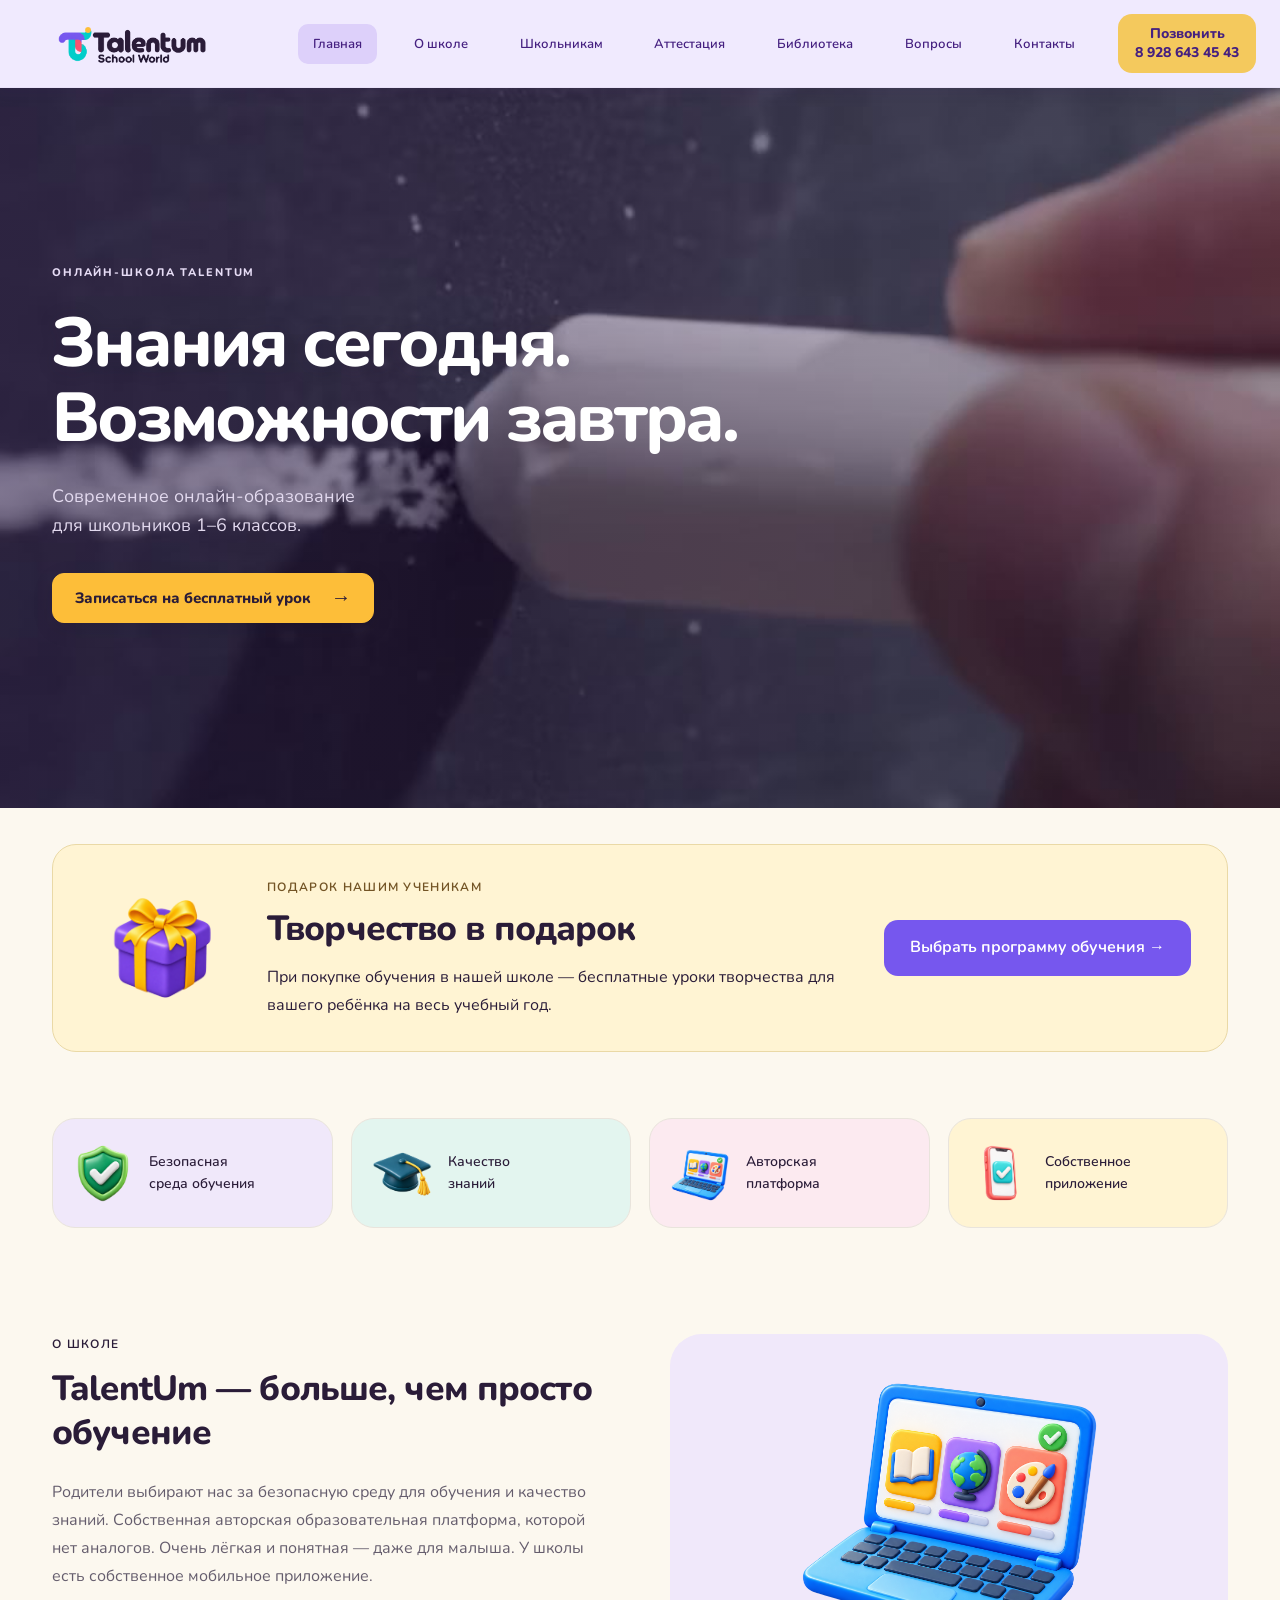
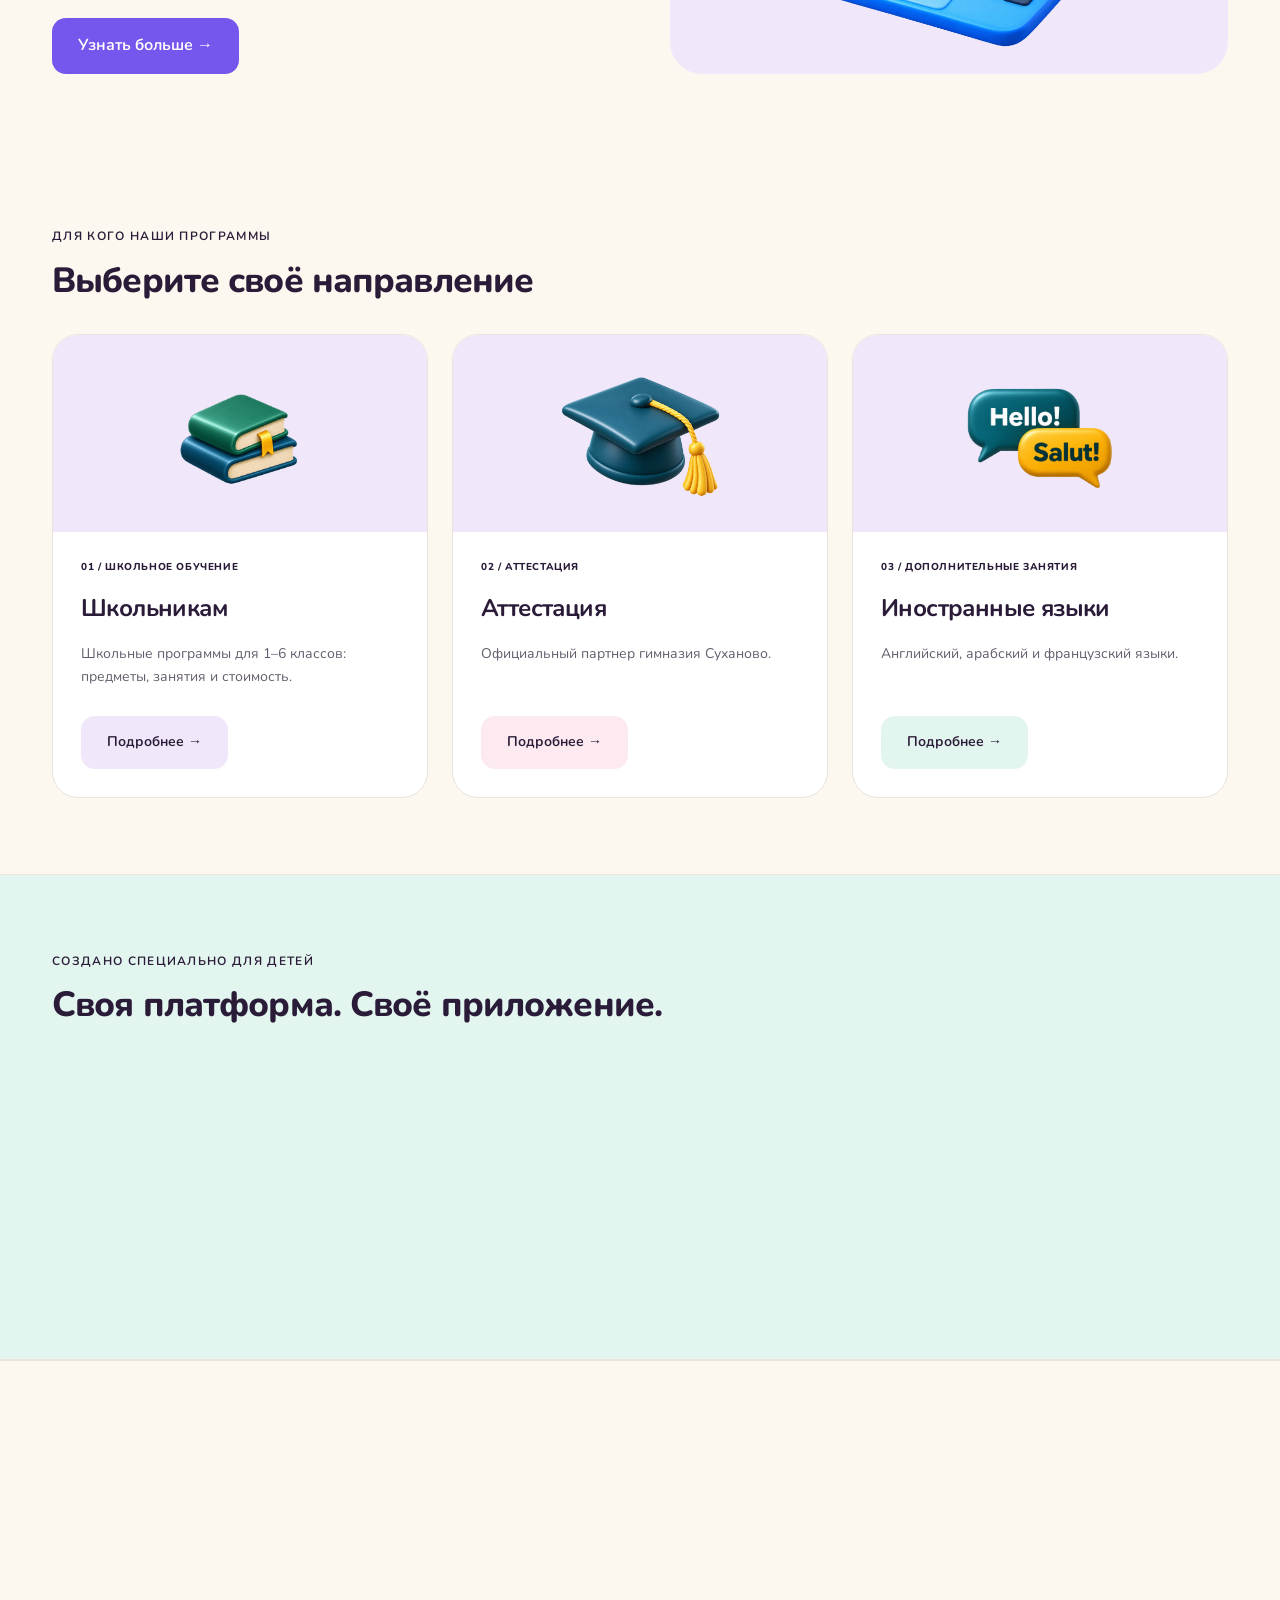
<file: index.html>
<!DOCTYPE html>

<html lang="ru"><head><meta charset="utf-8"/><meta content="width=device-width,initial-scale=1,viewport-fit=cover" name="viewport"/><title>Главная — TalentUm</title><link href="style.css?v=alina-credit-28" rel="stylesheet"/></head><body class="home-page"><header class="header"><div class="wrap" style="display:flex;align-items:center;width:100%"><a aria-label="TalentUm School World — главная" class="logo" href="index.html"><img alt="TalentUm School World" height="724" src="logo.png" width="2172"/></a><input class="mobile-toggle" id="menu" type="checkbox"/><button aria-controls="primary-navigation" aria-expanded="false" aria-label="Открыть меню" class="burger" type="button"><svg width="24" height="24" viewBox="0 0 24 24" fill="none" aria-hidden="true"><path d="M4 7h16M4 12h16M4 17h16" stroke="currentColor" stroke-width="1.7" stroke-linecap="round"/></svg></button><nav aria-label="Основная навигация" class="nav" id="primary-navigation"><a class="active" href="index.html">Главная</a><a class="" href="o-shkole.html">О школе</a><a class="" href="shkolniki.html">Школьникам</a><a class="" href="attestaciya.html">Аттестация</a><a class="" href="biblioteka.html">Библиотека</a><a class="" href="voprosy.html">Вопросы</a><a class="" href="kontakty.html">Контакты</a><a class="mobile-menu-phone" href="tel:+79286434543">Позвонить <span>8 928 643 45 43</span></a></nav><a class="header-booking" href="tel:+79286434543" aria-label="Позвонить в школу: 8 928 643 45 43">Позвонить<br/>8 928 643 45 43</a></div></header><section class="hero hero-premium" aria-labelledby="hero-title"><video class="hero-school-video" data-desktop-src="hero-background.mp4" data-mobile-src="hero-background-mobile.mp4" autoplay muted loop playsinline preload="metadata" poster="hero-background.jpg" aria-hidden="true" tabindex="-1"></video><div class="wrap hero-grid"><div class="hero-copy"><p class="hero-eyebrow">ОНЛАЙН-ШКОЛА TALENTUM</p><h1 id="hero-title">Знания сегодня.<br/><span>Возможности завтра.</span></h1><p class="hero-subtitle">Современное онлайн-образование<br class="hero-desktop-break"/> для школьников 1–6 классов.</p><div class="hero-actions"><a class="btn lesson-cta" href="kontakty.html">Записаться на бесплатный урок <span aria-hidden="true">→</span></a></div></div></div></section>
<section class="section school-bonus"><div class="wrap"><div class="bonus-card"><img class="bonus-art" src="gift-art.png" alt="Фиолетовый подарок с золотым бантом" width="1312" height="1199" loading="lazy"/><div><div class="eyebrow">Подарок нашим ученикам</div><h2>Творчество в подарок</h2><p>При покупке обучения в нашей школе — бесплатные уроки творчества для вашего ребёнка на весь учебный год.</p></div><a class="btn" href="shkolniki.html">Выбрать программу обучения →</a></div></div></section><div class="wrap"><div class="features"><div class="feature" data-accent="0"><span aria-hidden="true" class="ico"><img alt="" height="1280" src="icon-shield.png" width="1280"/></span><span class="feature-label">Безопасная<br/>среда обучения</span></div><div class="feature" data-accent="1"><span aria-hidden="true" class="ico"><img alt="" height="1280" src="icon-cap.png" width="1280"/></span><span class="feature-label">Качество<br/>знаний</span></div><div class="feature" data-accent="2"><span aria-hidden="true" class="ico"><img alt="" height="1280" src="icon-laptop.png" width="1280"/></span><span class="feature-label">Авторская<br/>платформа</span></div><div class="feature" data-accent="3"><span aria-hidden="true" class="ico"><img alt="" height="1280" src="icon-phone.png" width="1280"/></span><span class="feature-label">Собственное<br/>приложение</span></div></div></div>
<section class="section"><div class="wrap about"><div><div class="eyebrow">О школе</div><h2>TalentUm — больше, чем просто обучение</h2><p>Родители выбирают нас за безопасную среду для обучения и качество знаний. Собственная авторская образовательная платформа, которой нет аналогов. Очень лёгкая и понятная — даже для малыша. У школы есть собственное мобильное приложение.</p><a class="btn" href="o-shkole.html">Узнать больше →</a></div><img alt="Собственная образовательная платформа и мобильное приложение" height="1280" src="icon-laptop.png" width="1280"/></div></section>
<section class="section"><div class="wrap"><div class="eyebrow">Для кого наши программы</div><h2>Выберите своё направление</h2><div class="cards"><a class="card" href="shkolniki.html"><div class="card-media"><img alt="Книги и школьные знания" loading="lazy" src="card-school.png" width="1448" height="1086" style="object-fit:contain;padding:12px;transform:none"/></div><div class="body"><span class="card-category">01 / Школьное обучение</span><h3>Школьникам</h3><p class="mini">Школьные программы для 1–6 классов: предметы, занятия и стоимость.</p><span class="btn">Подробнее →</span></div></a><a class="card" href="attestaciya.html"><div class="card-media"><img alt="Аттестация" loading="lazy" src="icon-cap.png"/></div><div class="body"><span class="card-category">02 / Аттестация</span><h3>Аттестация</h3><p class="mini">Официальный партнер гимназия Суханово.</p><span class="btn">Подробнее →</span></div></a><a class="card" href="shkolniki.html#languages"><div class="card-media"><img alt="Изучение иностранных языков" loading="lazy" src="card-languages.png" width="1536" height="1024" style="object-fit:contain;padding:12px;transform:none"/></div><div class="body"><span class="card-category">03 / Дополнительные занятия</span><h3>Иностранные языки</h3><p class="mini">Английский, арабский и французский языки.</p><span class="btn">Подробнее →</span></div></a></div></div></section><section class="section school-details"><div class="wrap"><div class="eyebrow">Создано специально для детей</div><h2>Своя платформа. Своё приложение.</h2><div class="grid2"><div class="info"><h3>Авторская образовательная платформа</h3><p>Собственная авторская образовательная платформа, которой нет аналогов. Очень лёгкая и понятная — даже для малыша.</p><p>Понятный интерфейс помогает ребёнку сосредоточиться на учёбе.</p></div><div class="info"><h3>Собственное мобильное приложение</h3><p>Учебная среда TalentUm доступна и в нашем мобильном приложении. Платформа и приложение созданы для обучения детей.</p><a class="btn" href="o-shkole.html">Подробнее о школе →</a></div></div></div></section><footer class="footer"><div class="wrap"><div class="logo"><img alt="TalentUm School World" height="724" src="logo.png" width="2172"/></div><p>ОНЛАЙН-ШКОЛА ДОПОЛНИТЕЛЬНОГО ОБРАЗОВАНИЯ ПО РОССИЙСКОЙ ПРОГРАММЕ</p><p>© 2026 TalentUm School World</p><a class="channel-link" href="https://t.me/schoolworldUmmSara" rel="noopener noreferrer" target="_blank">Канал школы в Telegram ↗</a><p class="developer-credit">Разработка сайта — <a href="https://t.me/malinka_vo" target="_blank" rel="noopener noreferrer">Алина ↗</a></p></div></footer><script src="menu.js?v=hero-18"></script><script src="hero-video.js?v=restore-22"></script><script src="partner-banner.js?v=hero-18"></script><script src="scroll-reveal.js?v=3"></script></body></html>
</file>
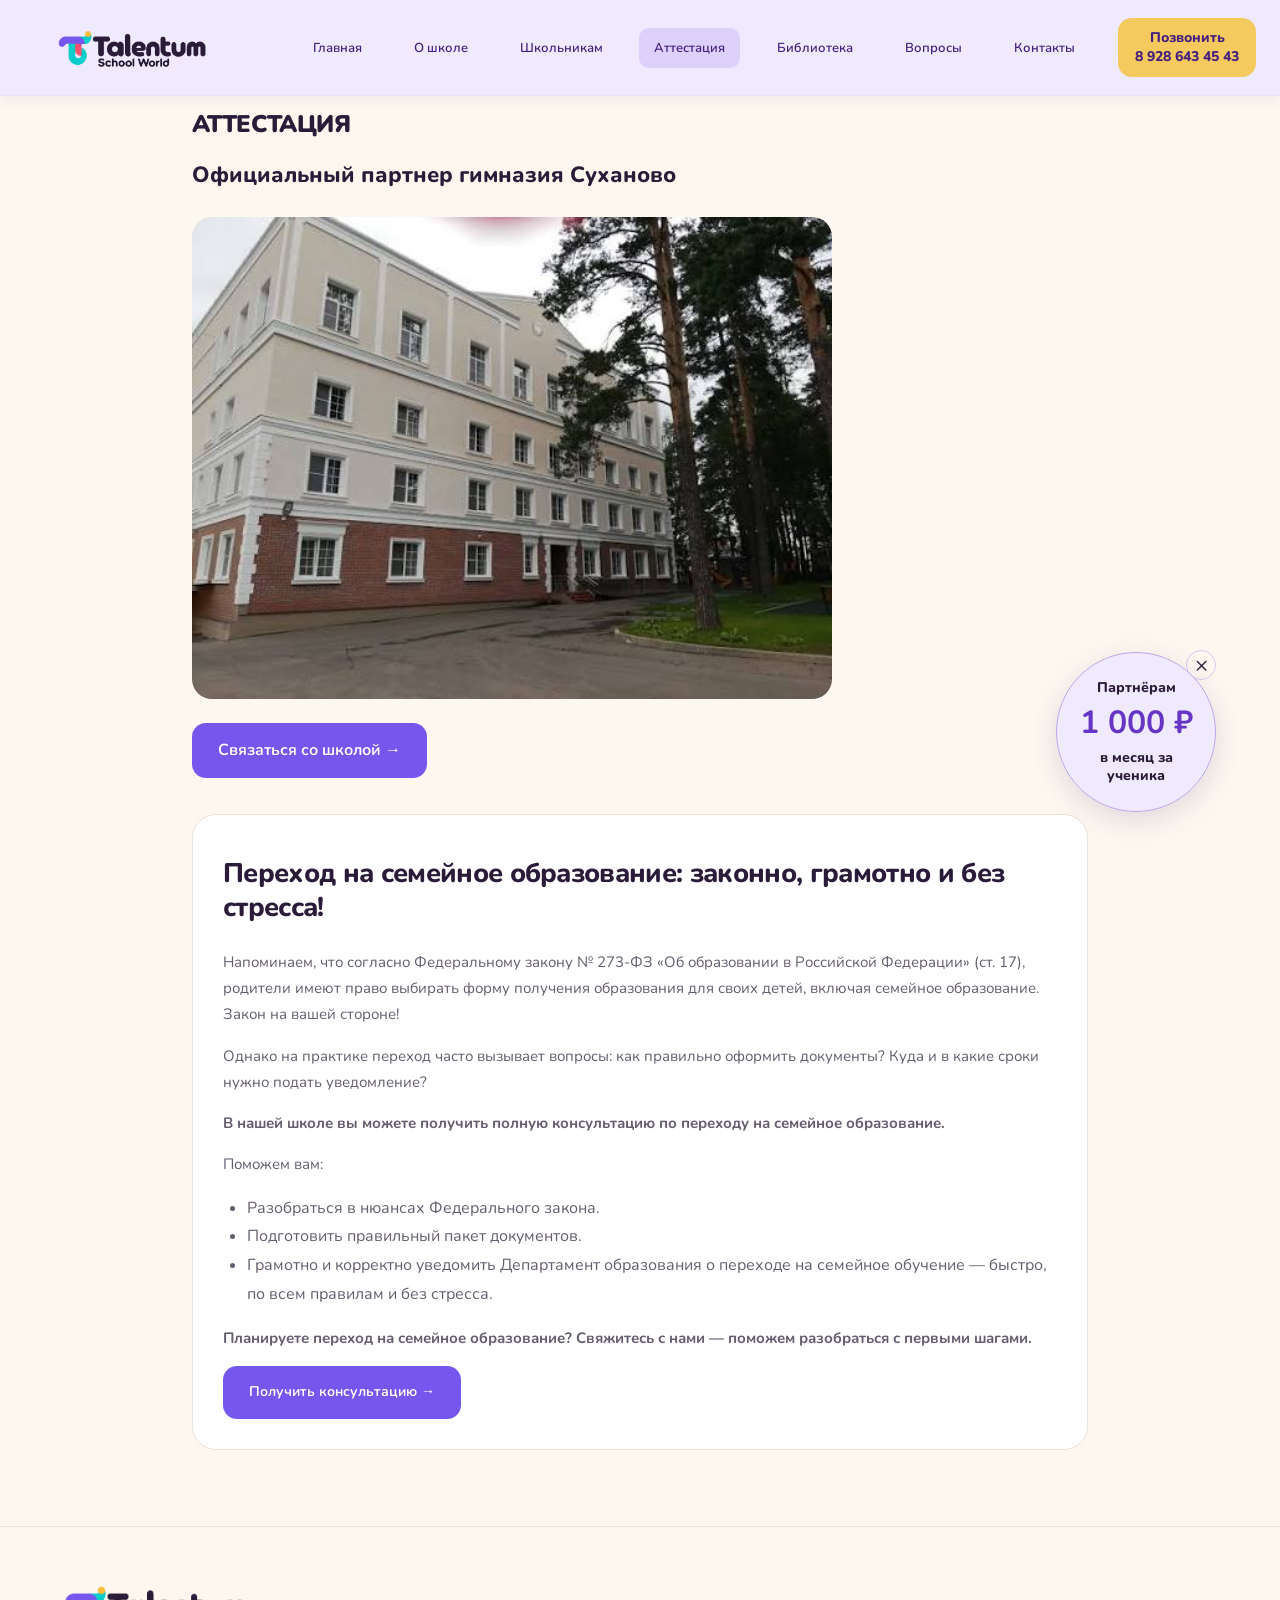
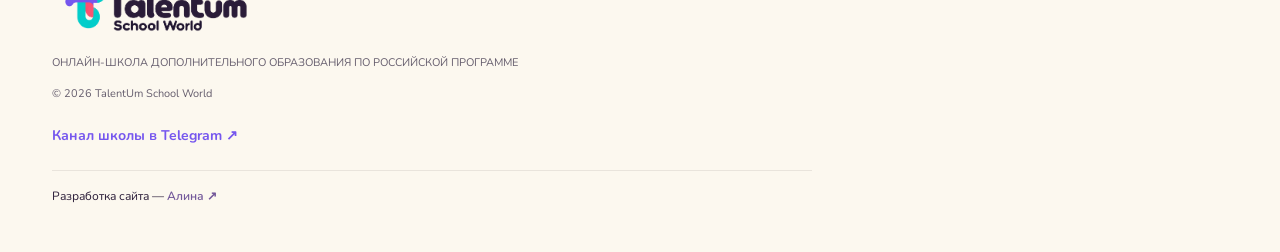
<file: attestaciya.html>
<!DOCTYPE html>

<html lang="ru"><head><meta charset="utf-8"/><meta content="width=device-width,initial-scale=1" name="viewport"/><title>Аттестация — TalentUm</title><link href="style.css?v=alina-credit-28" rel="stylesheet"/></head><body><header class="header"><div class="wrap" style="display:flex;align-items:center;width:100%"><a aria-label="TalentUm School World — главная" class="logo" href="index.html"><img alt="TalentUm School World" height="724" src="logo.png" width="2172"/></a><input class="mobile-toggle" id="menu" type="checkbox"/><button aria-controls="primary-navigation" aria-expanded="false" aria-label="Открыть меню" class="burger" type="button">☰</button><nav aria-label="Основная навигация" class="nav" id="primary-navigation"><a class="" href="index.html">Главная</a><a class="" href="o-shkole.html">О школе</a><a class="" href="shkolniki.html">Школьникам</a><a class="active" href="attestaciya.html">Аттестация</a><a class="" href="biblioteka.html">Библиотека</a><a class="" href="voprosy.html">Вопросы</a><a class="" href="kontakty.html">Контакты</a></nav><a class="header-booking" href="tel:+79286434543" aria-label="Позвонить в школу: 8 928 643 45 43">Позвонить<br/>8 928 643 45 43</a></div></header><main><section class="section" style="padding-top:12px"><div class="wrap" style="max-width:960px"><h1 style="margin:0 0 16px">АТТЕСТАЦИЯ</h1><p style="font-size:22px;font-weight:800;color:var(--ink)">Официальный партнер гимназия Суханово</p><img src="suhanovo-gymnasium.jpg" alt="Здание гимназии Суханово" width="515" height="388" style="width:100%;max-width:640px;height:auto;border-radius:20px"/><p style="margin:24px 0 0"><a class="btn" href="kontakty.html">Связаться со школой →</a></p><section class="info" aria-labelledby="family-education-heading" style="margin-top:36px"><h2 id="family-education-heading">Переход на семейное образование: законно, грамотно и без стресса!</h2><p>Напоминаем, что согласно Федеральному закону № 273-ФЗ «Об образовании в Российской Федерации» (ст. 17), родители имеют право выбирать форму получения образования для своих детей, включая семейное образование. Закон на вашей стороне!</p><p>Однако на практике переход часто вызывает вопросы: как правильно оформить документы? Куда и в какие сроки нужно подать уведомление?</p><p><strong>В нашей школе вы можете получить полную консультацию по переходу на семейное образование.</strong></p><p>Поможем вам:</p><ul style="padding-left:24px;line-height:1.8;color:var(--muted)"><li>Разобраться в нюансах Федерального закона.</li><li>Подготовить правильный пакет документов.</li><li>Грамотно и корректно уведомить Департамент образования о переходе на семейное обучение — быстро, по всем правилам и без стресса.</li></ul><p><strong>Планируете переход на семейное образование? Свяжитесь с нами — поможем разобраться с первыми шагами.</strong></p><a class="btn" href="kontakty.html">Получить консультацию →</a></section></div></section></main><footer class="footer"><div class="wrap"><div class="logo"><img alt="TalentUm School World" height="724" src="logo.png" width="2172"/></div><p>ОНЛАЙН-ШКОЛА ДОПОЛНИТЕЛЬНОГО ОБРАЗОВАНИЯ ПО РОССИЙСКОЙ ПРОГРАММЕ</p><p>© 2026 TalentUm School World</p><a class="channel-link" href="https://t.me/schoolworldUmmSara" rel="noopener noreferrer" target="_blank">Канал школы в Telegram ↗</a><p class="developer-credit">Разработка сайта — <a href="https://t.me/malinka_vo" target="_blank" rel="noopener noreferrer">Алина ↗</a></p></div></footer><script src="menu.js"></script><script src="partner-banner.js?v=1"></script></body></html>
</file>
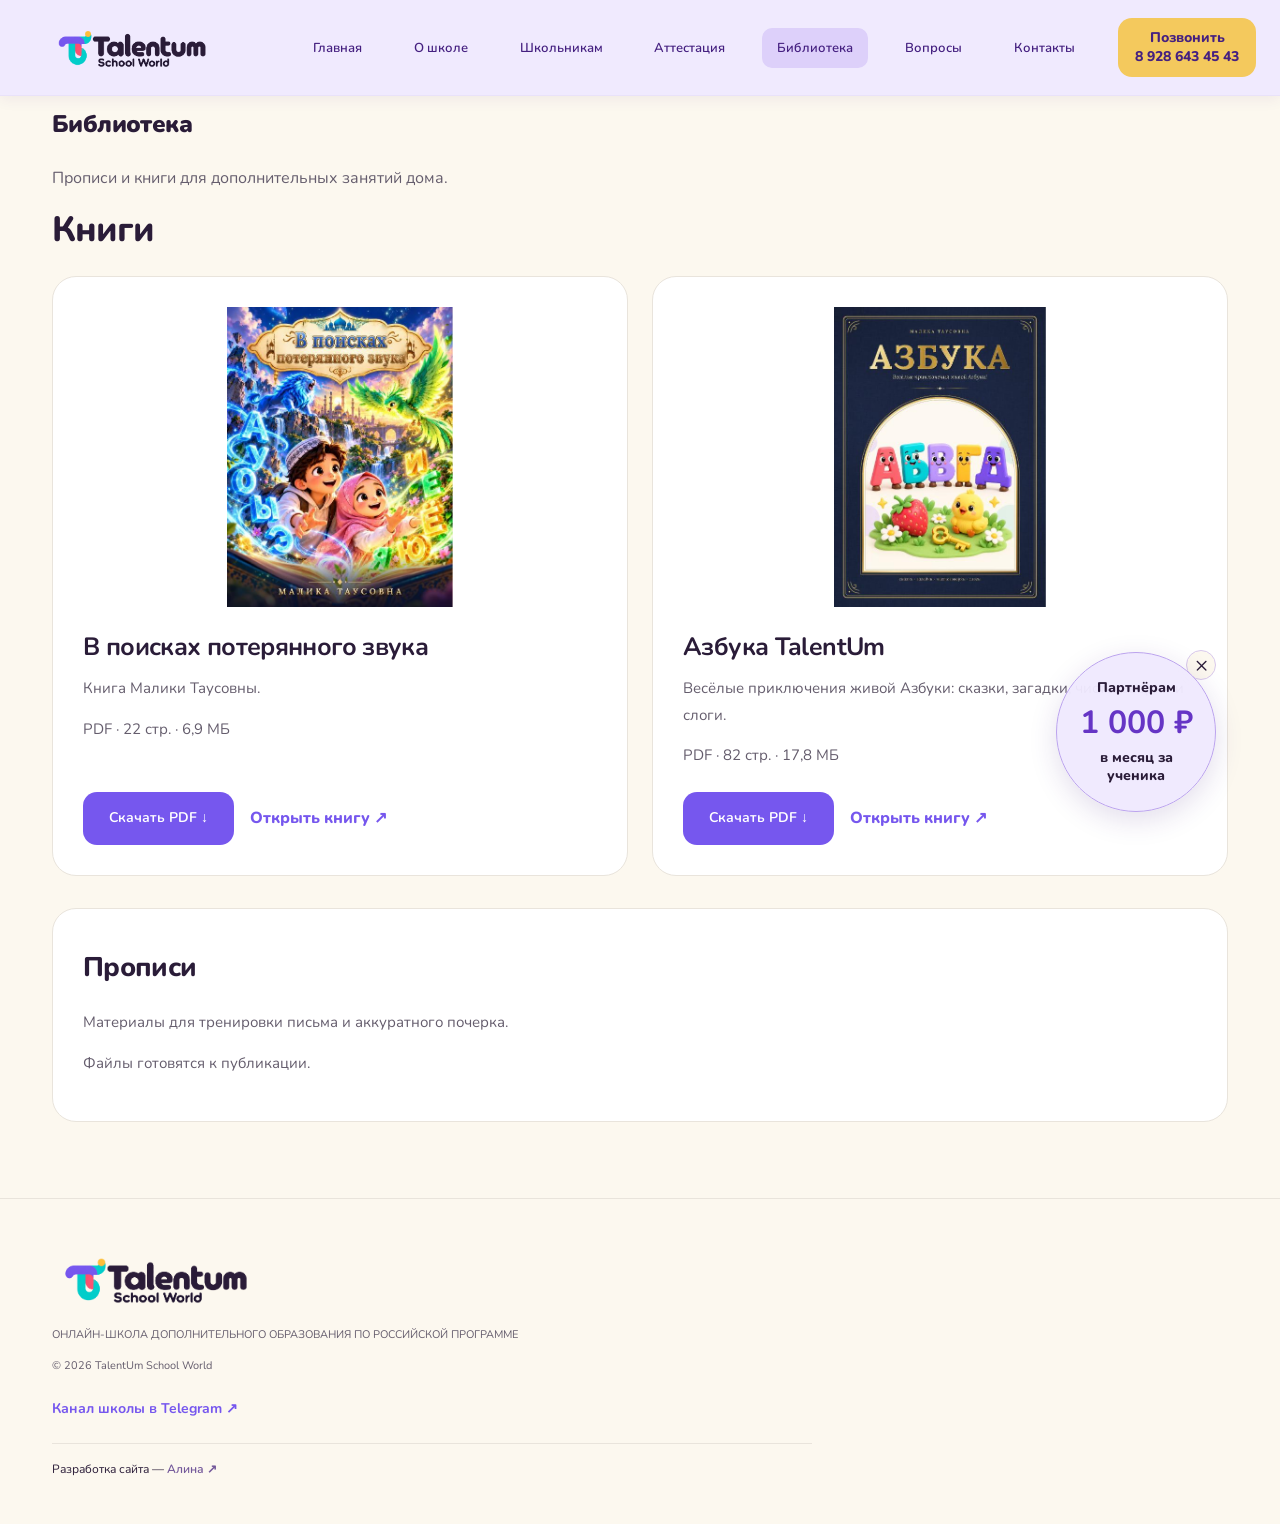
<file: biblioteka.html>
<!DOCTYPE html>

<html lang="ru"><head><meta charset="utf-8"/><meta content="width=device-width,initial-scale=1" name="viewport"/><title>Библиотека — TalentUm</title><link href="style.css?v=alina-credit-28" rel="stylesheet"/></head><body><header class="header"><div class="wrap" style="display:flex;align-items:center;width:100%"><a aria-label="TalentUm School World — главная" class="logo" href="index.html"><img alt="TalentUm School World" height="724" src="logo.png" width="2172"/></a><input class="mobile-toggle" id="menu" type="checkbox"/><button aria-controls="primary-navigation" aria-expanded="false" aria-label="Открыть меню" class="burger" type="button">☰</button><nav aria-label="Основная навигация" class="nav" id="primary-navigation"><a class="" href="index.html">Главная</a><a class="" href="o-shkole.html">О школе</a><a class="" href="shkolniki.html">Школьникам</a><a class="" href="attestaciya.html">Аттестация</a><a class="active" href="biblioteka.html">Библиотека</a><a class="" href="voprosy.html">Вопросы</a><a class="" href="kontakty.html">Контакты</a></nav><a class="header-booking" href="tel:+79286434543" aria-label="Позвонить в школу: 8 928 643 45 43">Позвонить<br/>8 928 643 45 43</a></div></header><main><section class="section" style="padding-top:12px"><div class="wrap"><h1 style="margin:0 0 24px">Библиотека</h1><p>Прописи и книги для дополнительных занятий дома.</p><section aria-labelledby="books-heading"><h2 id="books-heading">Книги</h2><div class="grid2"><article class="info library-book"><img class="library-cover" src="library/books/lost-sound-cover.jpg" alt="Обложка книги «В поисках потерянного звука»" loading="lazy"/><h3>В поисках потерянного звука</h3><p>Книга Малики Таусовны.</p><p class="library-file-meta">PDF · 22 стр. · 6,9 МБ</p><div class="library-book-actions"><a class="btn" href="library/books/lost-sound.pdf" download="В поисках потерянного звука.pdf">Скачать PDF ↓</a><a class="library-preview" href="library/books/lost-sound.pdf" target="_blank" rel="noopener noreferrer">Открыть книгу ↗</a></div></article><article class="info library-book"><img class="library-cover" src="library/books/azbuka-talentum-cover.jpg" alt="Обложка книги «Азбука TalentUm»" loading="lazy"/><h3>Азбука TalentUm</h3><p>Весёлые приключения живой Азбуки: сказки, загадки, чистоговорки и слоги.</p><p class="library-file-meta">PDF · 82 стр. · 17,8 МБ</p><div class="library-book-actions"><a class="btn" href="library/books/azbuka-talentum.pdf" download="Азбука TalentUm.pdf">Скачать PDF ↓</a><a class="library-preview" href="library/books/azbuka-talentum.pdf" target="_blank" rel="noopener noreferrer">Открыть книгу ↗</a></div></article></div></section><section class="info" aria-labelledby="copybooks-heading" style="margin-top:32px"><h2 id="copybooks-heading">Прописи</h2><p>Материалы для тренировки письма и аккуратного почерка.</p><p>Файлы готовятся к публикации.</p></section></div></section></main><footer class="footer"><div class="wrap"><div class="logo"><img alt="TalentUm School World" height="724" src="logo.png" width="2172"/></div><p>ОНЛАЙН-ШКОЛА ДОПОЛНИТЕЛЬНОГО ОБРАЗОВАНИЯ ПО РОССИЙСКОЙ ПРОГРАММЕ</p><p>© 2026 TalentUm School World</p><a class="channel-link" href="https://t.me/schoolworldUmmSara" rel="noopener noreferrer" target="_blank">Канал школы в Telegram ↗</a><p class="developer-credit">Разработка сайта — <a href="https://t.me/malinka_vo" target="_blank" rel="noopener noreferrer">Алина ↗</a></p></div></footer><script src="menu.js"></script><script src="partner-banner.js?v=1"></script></body></html>
</file>
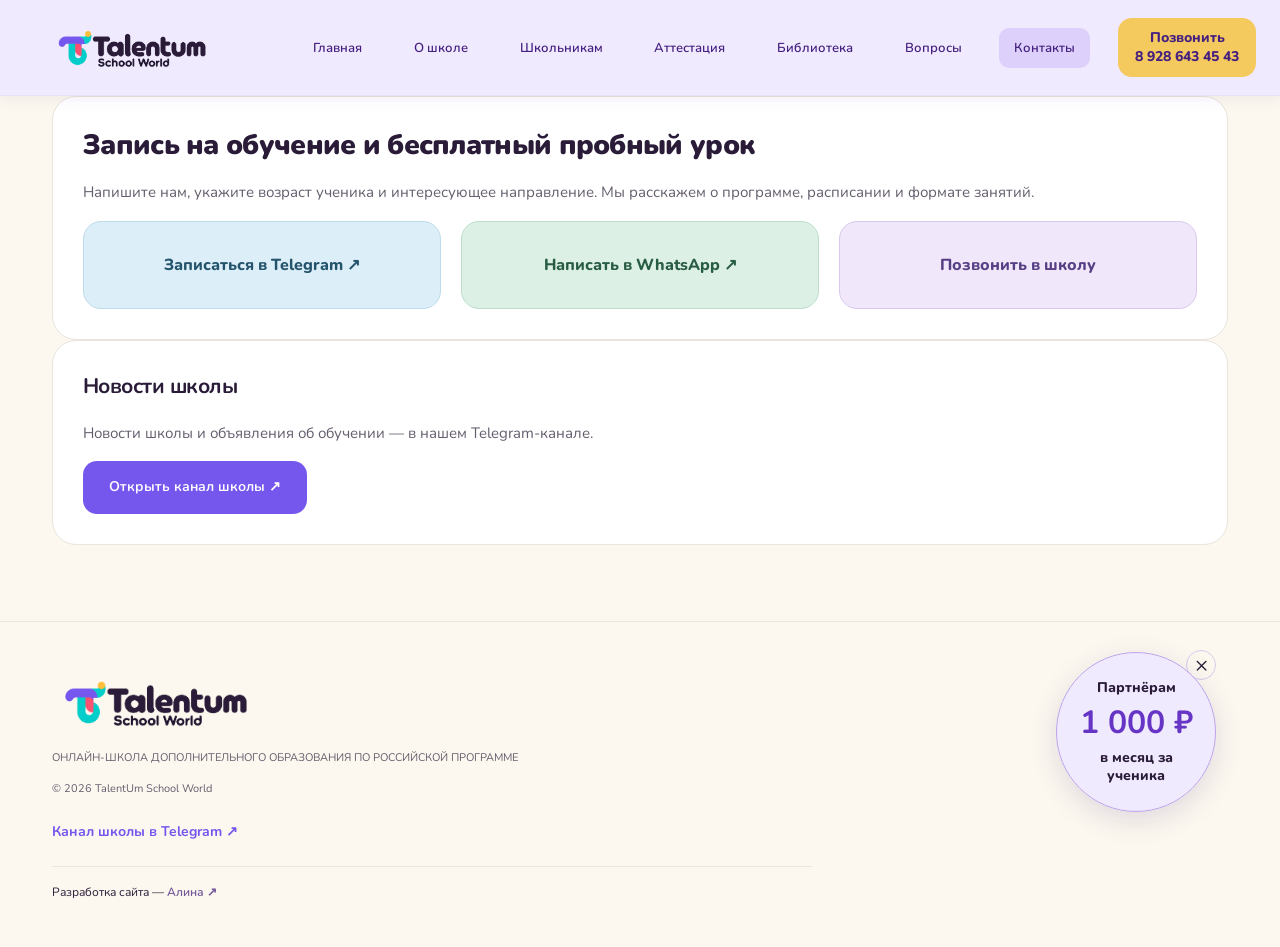
<file: kontakty.html>
<!DOCTYPE html>

<html lang="ru"><head><meta charset="utf-8"/><meta content="width=device-width,initial-scale=1" name="viewport"/><title>Контакты — TalentUm</title><link href="style.css?v=alina-credit-28" rel="stylesheet"/></head><body><header class="header"><div class="wrap" style="display:flex;align-items:center;width:100%"><a aria-label="TalentUm School World — главная" class="logo" href="index.html"><img alt="TalentUm School World" height="724" src="logo.png" width="2172"/></a><input class="mobile-toggle" id="menu" type="checkbox"/><button aria-controls="primary-navigation" aria-expanded="false" aria-label="Открыть меню" class="burger" type="button">☰</button><nav aria-label="Основная навигация" class="nav" id="primary-navigation"><a class="" href="index.html">Главная</a><a class="" href="o-shkole.html">О школе</a><a class="" href="shkolniki.html">Школьникам</a><a class="" href="attestaciya.html">Аттестация</a><a class="" href="biblioteka.html">Библиотека</a><a class="" href="voprosy.html">Вопросы</a><a class="active" href="kontakty.html">Контакты</a></nav><a class="header-booking" href="tel:+79286434543" aria-label="Позвонить в школу: 8 928 643 45 43">Позвонить<br/>8 928 643 45 43</a></div></header><section class="section" style="padding-top:0"><div class="wrap"><div class="info"><h1 style="font-size:28px;line-height:1.3;margin:0 0 16px">Запись на обучение и бесплатный пробный урок</h1><p>Напишите нам, укажите возраст ученика и интересующее направление. Мы расскажем о программе, расписании и формате занятий.</p><div class="contactlinks"><a class="contact-telegram" href="https://t.me/Samirkin06" rel="noopener noreferrer" target="_blank">Записаться в Telegram ↗</a><a class="contact-whatsapp" href="https://wa.me/79286434543" rel="noopener noreferrer" target="_blank">Написать в WhatsApp ↗</a><a class="contact-phone" href="tel:+79286434543">Позвонить в школу</a></div></div><div class="info"><h3>Новости школы</h3><p>Новости школы и объявления об обучении — в нашем Telegram-канале.</p><a class="btn" href="https://t.me/schoolworldUmmSara" rel="noopener noreferrer" target="_blank">Открыть канал школы ↗</a></div></div></section><footer class="footer"><div class="wrap"><div class="logo"><img alt="TalentUm School World" height="724" src="logo.png" width="2172"/></div><p>ОНЛАЙН-ШКОЛА ДОПОЛНИТЕЛЬНОГО ОБРАЗОВАНИЯ ПО РОССИЙСКОЙ ПРОГРАММЕ</p><p>© 2026 TalentUm School World</p><a class="channel-link" href="https://t.me/schoolworldUmmSara" rel="noopener noreferrer" target="_blank">Канал школы в Telegram ↗</a><p class="developer-credit">Разработка сайта — <a href="https://t.me/malinka_vo" target="_blank" rel="noopener noreferrer">Алина ↗</a></p></div></footer><script src="menu.js"></script><script src="partner-banner.js?v=1"></script></body></html>
</file>
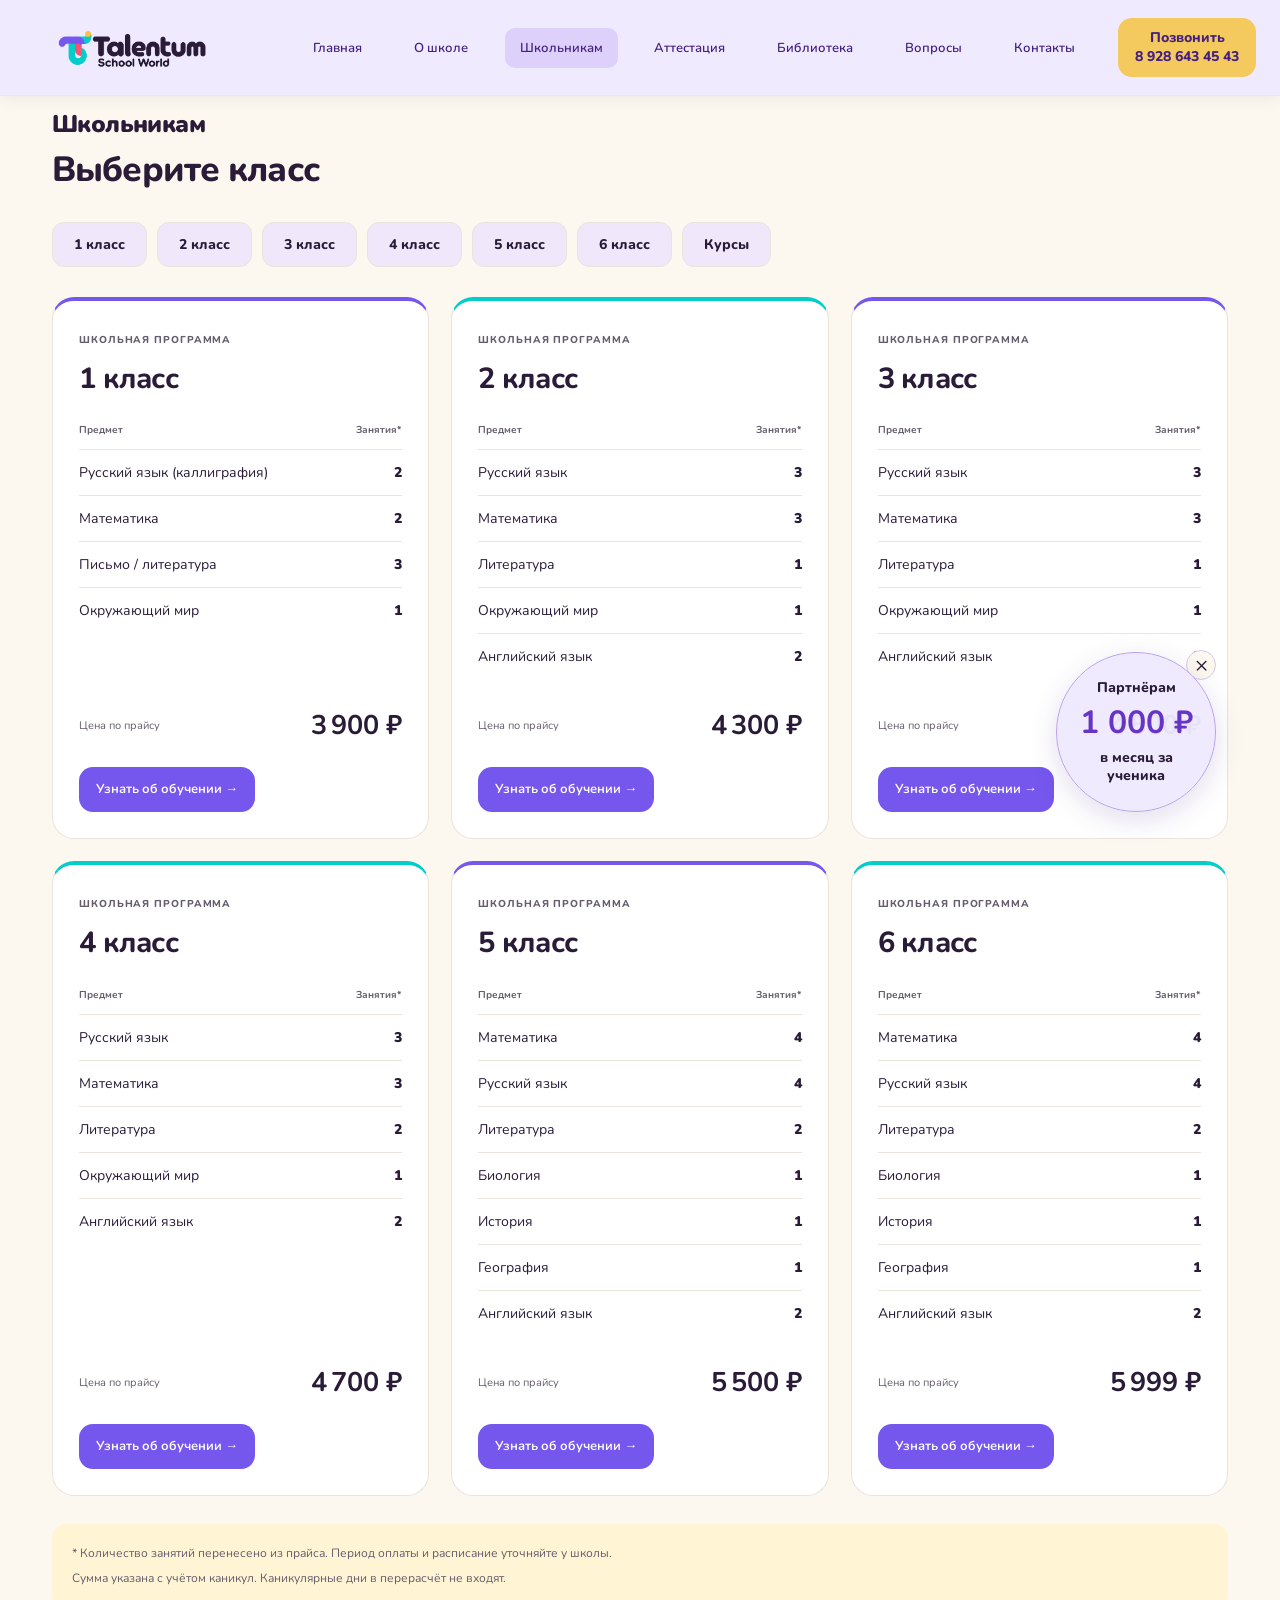
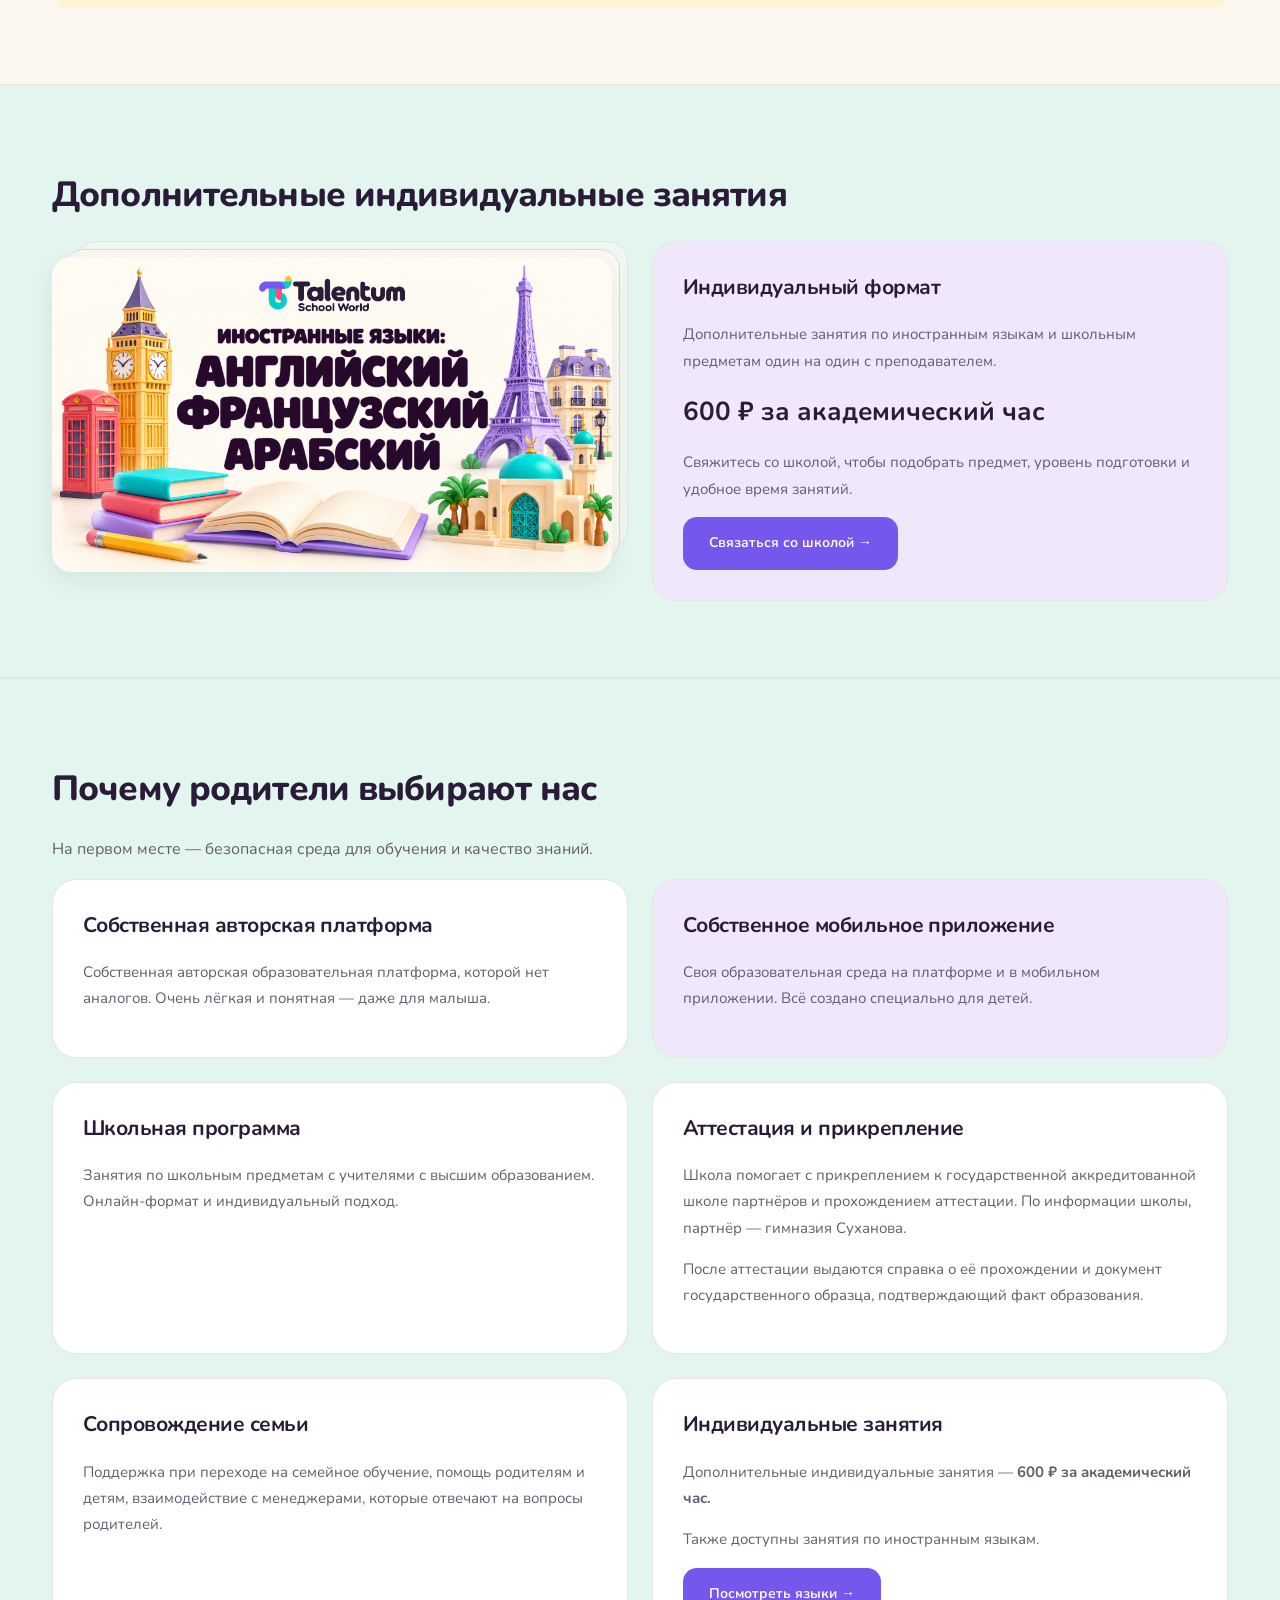
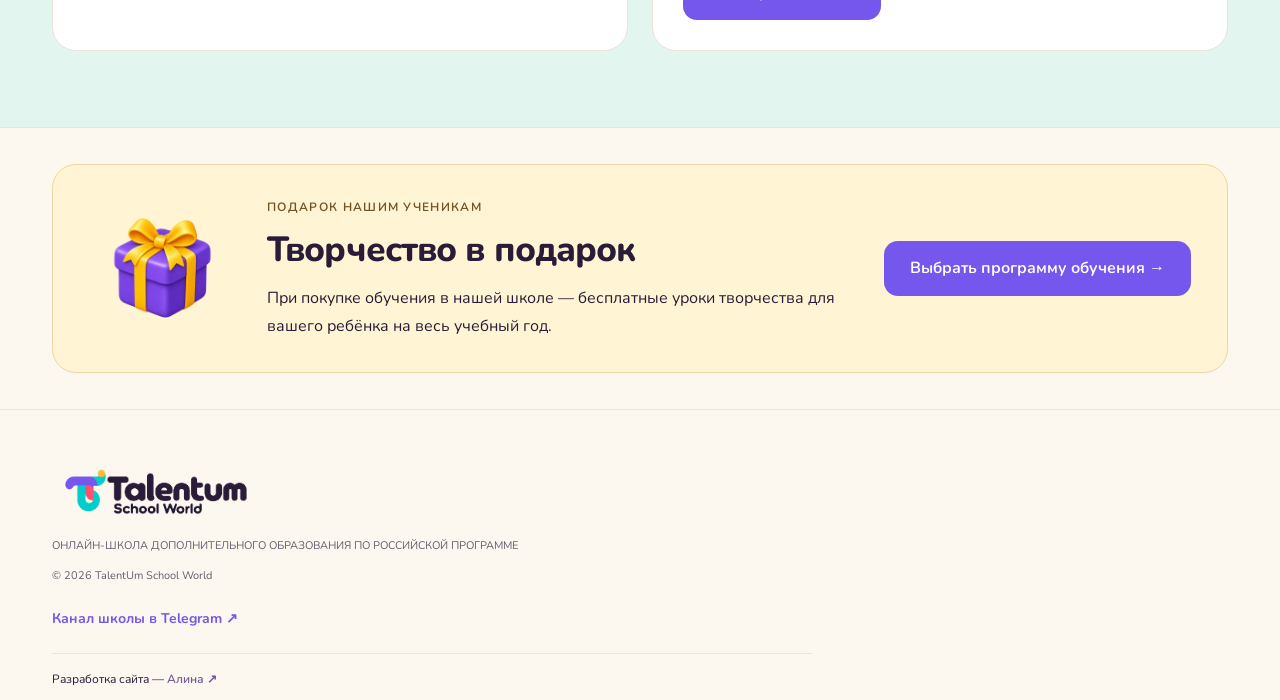
<file: kursy.html>
<!DOCTYPE html><html lang="ru"><head><meta charset="utf-8"><meta name="viewport" content="width=device-width,initial-scale=1"><title>Иностранные языки — TalentUm</title><meta http-equiv="refresh" content="0;url=shkolniki.html#languages"></head><body><p>Информация об иностранных языках перенесена в раздел <a href="shkolniki.html#languages">«Школьникам»</a>.</p></body></html>
</file>
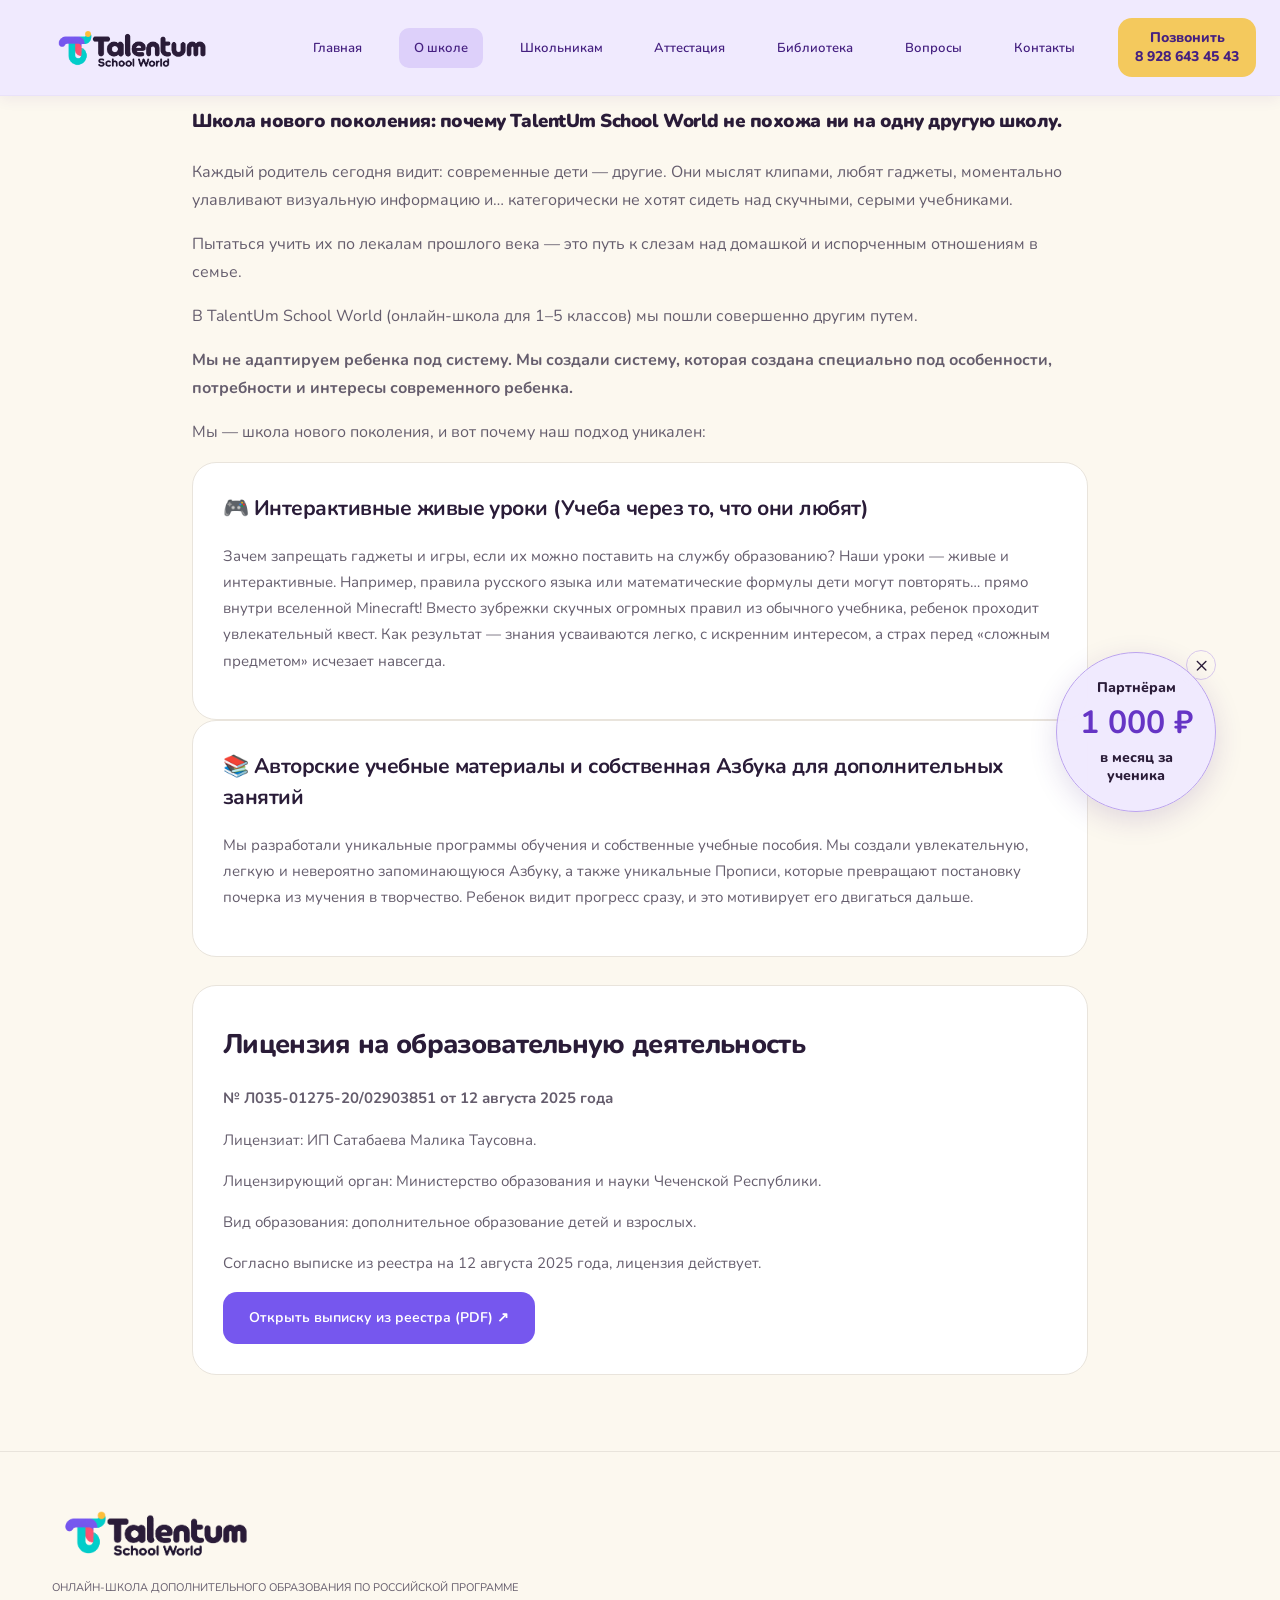
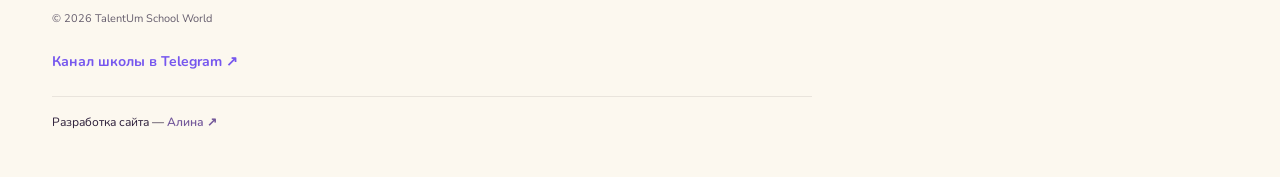
<file: o-shkole.html>
<!DOCTYPE html>

<html lang="ru"><head><meta charset="utf-8"/><meta content="width=device-width,initial-scale=1" name="viewport"/><title>О школе — TalentUm</title><link href="style.css?v=alina-credit-28" rel="stylesheet"/></head><body><header class="header"><div class="wrap" style="display:flex;align-items:center;width:100%"><a aria-label="TalentUm School World — главная" class="logo" href="index.html"><img alt="TalentUm School World" height="724" src="logo.png" width="2172"/></a><input class="mobile-toggle" id="menu" type="checkbox"/><button aria-controls="primary-navigation" aria-expanded="false" aria-label="Открыть меню" class="burger" type="button">☰</button><nav aria-label="Основная навигация" class="nav" id="primary-navigation"><a class="" href="index.html">Главная</a><a class="active" href="o-shkole.html">О школе</a><a class="" href="shkolniki.html">Школьникам</a><a class="" href="attestaciya.html">Аттестация</a><a class="" href="biblioteka.html">Библиотека</a><a class="" href="voprosy.html">Вопросы</a><a class="" href="kontakty.html">Контакты</a></nav><a class="header-booking" href="tel:+79286434543" aria-label="Позвонить в школу: 8 928 643 45 43">Позвонить<br/>8 928 643 45 43</a></div></header><section class="section" style="padding-top:12px"><article class="wrap" style="max-width:960px"><h1 style="margin:0 0 24px">Школа нового поколения: почему TalentUm School World не похожа ни на одну другую школу.</h1>
<p>Каждый родитель сегодня видит: современные дети — другие. Они мыслят клипами, любят гаджеты, моментально улавливают визуальную информацию и… категорически не хотят сидеть над скучными, серыми учебниками.</p>
<p>Пытаться учить их по лекалам прошлого века — это путь к слезам над домашкой и испорченным отношениям в семье.</p>
<p>В TalentUm School World (онлайн-школа для 1–5 классов) мы пошли совершенно другим путем.</p>
<p><strong>Мы не адаптируем ребенка под систему. Мы создали систему, которая создана специально под особенности, потребности и интересы современного ребенка.</strong></p>
<p>Мы — школа нового поколения, и вот почему наш подход уникален:</p>
<div class="info"><h3>🎮 Интерактивные живые уроки (Учеба через то, что они любят)</h3>
<p>Зачем запрещать гаджеты и игры, если их можно поставить на службу образованию? Наши уроки — живые и интерактивные. Например, правила русского языка или математические формулы дети могут повторять… прямо внутри вселенной Minecraft! Вместо зубрежки скучных огромных правил из обычного учебника, ребенок проходит увлекательный квест. Как результат — знания усваиваются легко, с искренним интересом, а страх перед «сложным предметом» исчезает навсегда.</p></div>
<div class="info"><h3>📚 Авторские учебные материалы и собственная Азбука для дополнительных занятий</h3><p>Мы разработали уникальные программы обучения и собственные учебные пособия. Мы создали увлекательную, легкую и невероятно запоминающуюся Азбуку, а также уникальные Прописи, которые превращают постановку почерка из мучения в творчество. Ребенок видит прогресс сразу, и это мотивирует его двигаться дальше.</p></div>
<section class="info" aria-labelledby="license-heading" style="margin-top:28px"><h2 id="license-heading">Лицензия на образовательную деятельность</h2><p><strong>№ Л035-01275-20/02903851 от 12 августа 2025 года</strong></p><p>Лицензиат: ИП Сатабаева Малика Таусовна.</p><p>Лицензирующий орган: Министерство образования и науки Чеченской Республики.</p><p>Вид образования: дополнительное образование детей и взрослых.</p><p>Согласно выписке из реестра на 12 августа 2025 года, лицензия действует.</p><a class="btn" href="documents/license-L035-01275-20-02903851.pdf" target="_blank" rel="noopener noreferrer">Открыть выписку из реестра (PDF) ↗</a></section></article></section><footer class="footer"><div class="wrap"><div class="logo"><img alt="TalentUm School World" height="724" src="logo.png" width="2172"/></div><p>ОНЛАЙН-ШКОЛА ДОПОЛНИТЕЛЬНОГО ОБРАЗОВАНИЯ ПО РОССИЙСКОЙ ПРОГРАММЕ</p><p>© 2026 TalentUm School World</p><a class="channel-link" href="https://t.me/schoolworldUmmSara" rel="noopener noreferrer" target="_blank">Канал школы в Telegram ↗</a><p class="developer-credit">Разработка сайта — <a href="https://t.me/malinka_vo" target="_blank" rel="noopener noreferrer">Алина ↗</a></p></div></footer><script src="menu.js"></script><script src="partner-banner.js?v=1"></script></body></html>
</file>
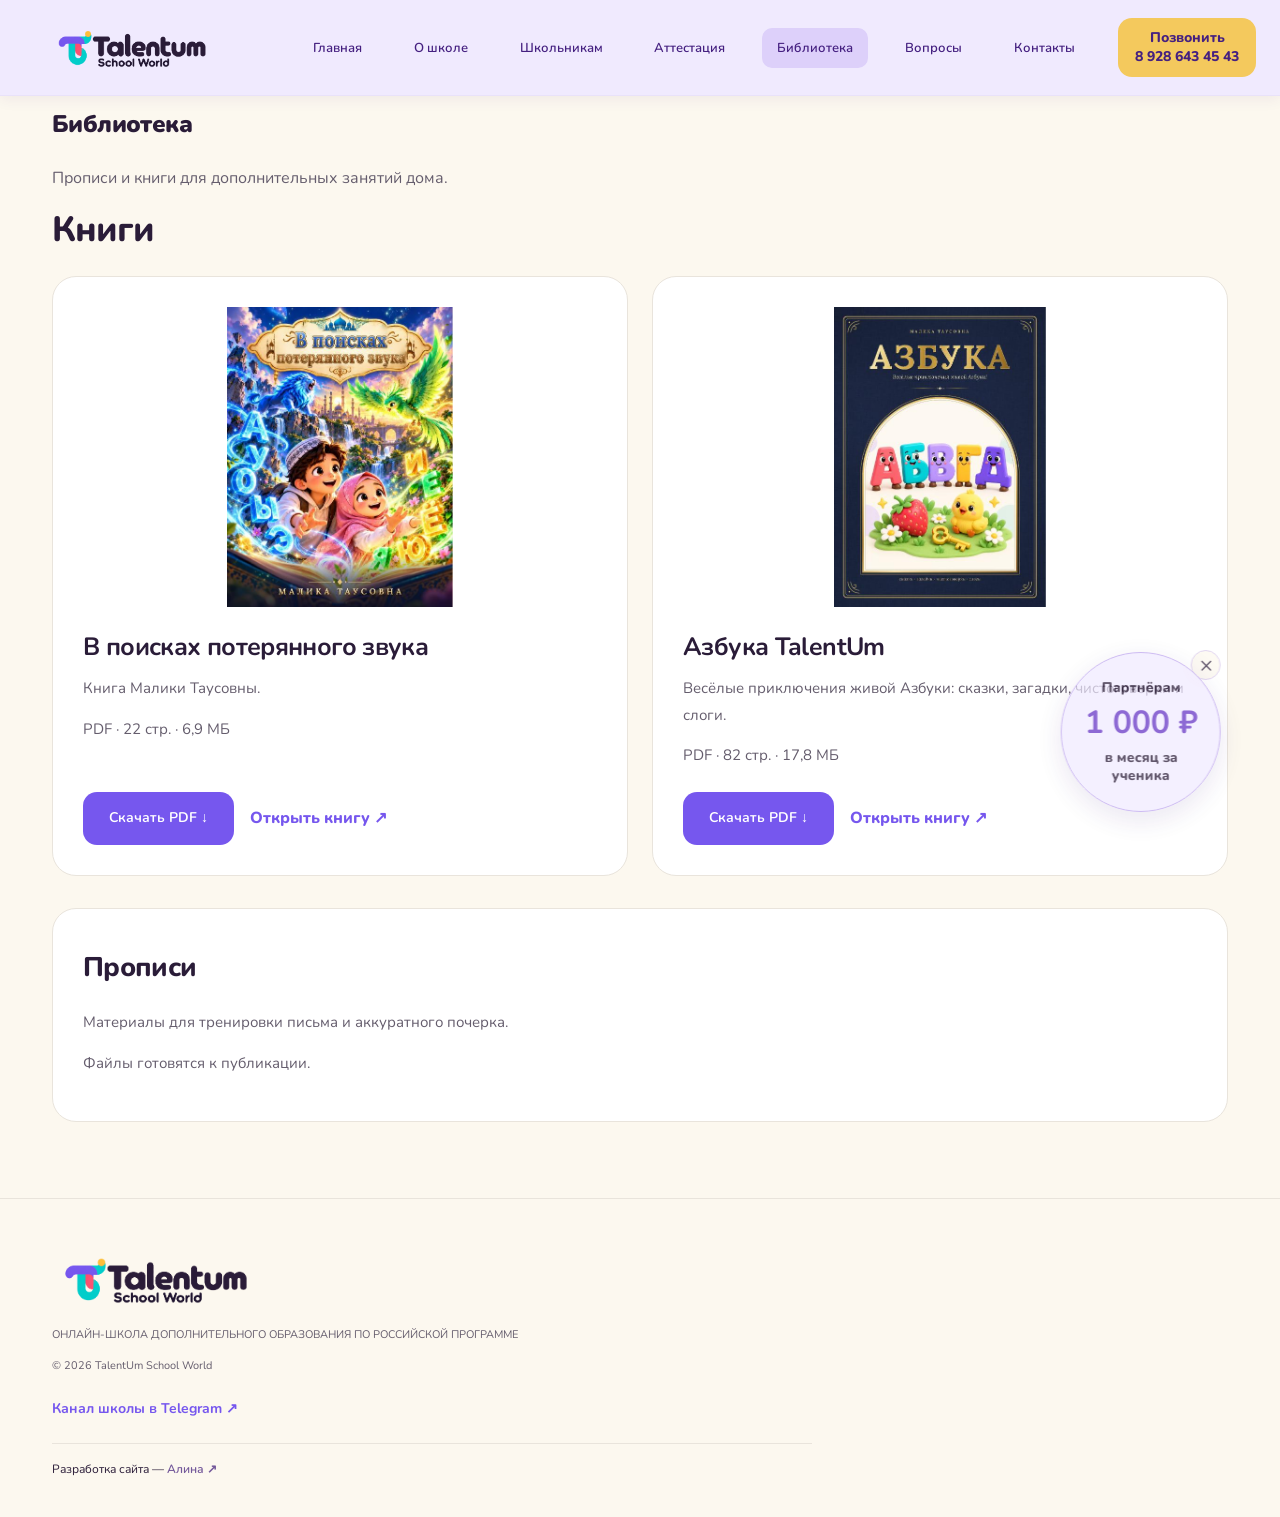
<file: otzyvy.html>
<!DOCTYPE html><html lang="ru"><head><meta charset="utf-8"><meta name="viewport" content="width=device-width,initial-scale=1"><title>Библиотека — TalentUm</title><meta http-equiv="refresh" content="0;url=biblioteka.html"></head><body><p><a href="biblioteka.html">Перейти в библиотеку</a></p></body></html>
</file>
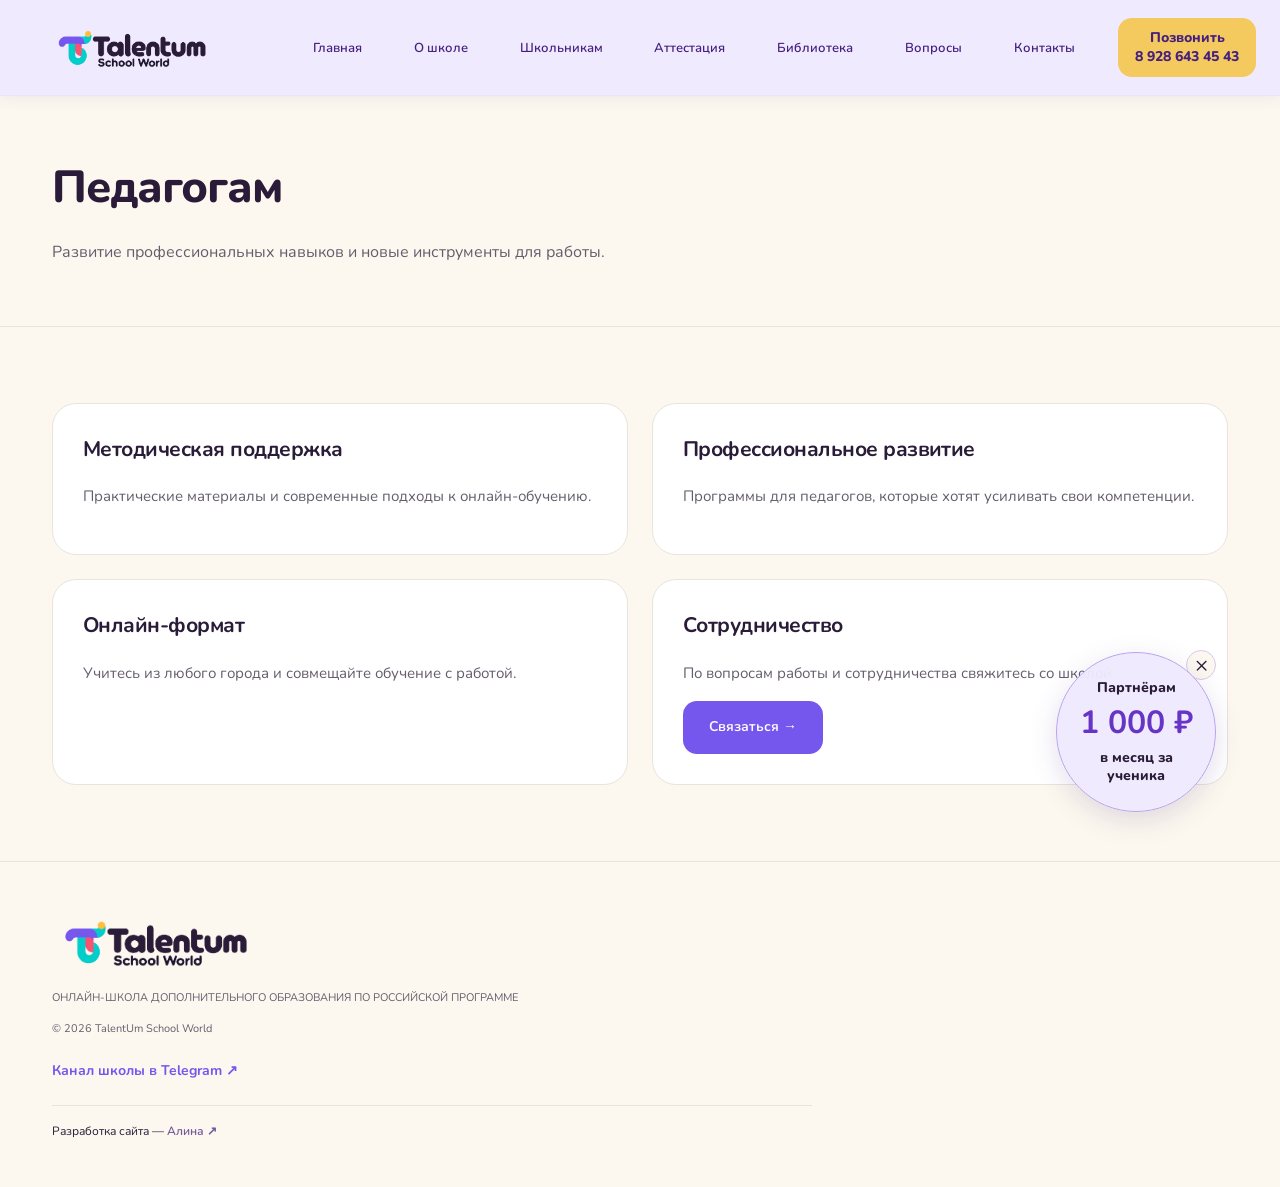
<file: pedagogi.html>
<!DOCTYPE html>

<html lang="ru"><head><meta charset="utf-8"/><meta content="width=device-width,initial-scale=1" name="viewport"/><title>Педагогам — TalentUm</title><link href="style.css?v=alina-credit-28" rel="stylesheet"/></head><body><header class="header"><div class="wrap" style="display:flex;align-items:center;width:100%"><a aria-label="TalentUm School World — главная" class="logo" href="index.html"><img alt="TalentUm School World" height="724" src="logo.png" width="2172"/></a><input class="mobile-toggle" id="menu" type="checkbox"/><button aria-controls="primary-navigation" aria-expanded="false" aria-label="Открыть меню" class="burger" type="button">☰</button><nav aria-label="Основная навигация" class="nav" id="primary-navigation"><a class="" href="index.html">Главная</a><a class="" href="o-shkole.html">О школе</a><a class="" href="shkolniki.html">Школьникам</a><a class="" href="attestaciya.html">Аттестация</a><a class="" href="biblioteka.html">Библиотека</a><a class="" href="voprosy.html">Вопросы</a><a class="" href="kontakty.html">Контакты</a></nav><a class="header-booking" href="tel:+79286434543" aria-label="Позвонить в школу: 8 928 643 45 43">Позвонить<br/>8 928 643 45 43</a></div></header><section class="pagehero"><div class="wrap"><h1>Педагогам</h1><p>Развитие профессиональных навыков и новые инструменты для работы.</p></div></section><section class="section"><div class="wrap grid2"><div class="info"><h3>Методическая поддержка</h3><p>Практические материалы и современные подходы к онлайн-обучению.</p></div><div class="info"><h3>Профессиональное развитие</h3><p>Программы для педагогов, которые хотят усиливать свои компетенции.</p></div><div class="info"><h3>Онлайн-формат</h3><p>Учитесь из любого города и совмещайте обучение с работой.</p></div><div class="info"><h3>Сотрудничество</h3><p>По вопросам работы и сотрудничества свяжитесь со школой.</p><a class="btn" href="kontakty.html">Связаться →</a></div></div></section><footer class="footer"><div class="wrap"><div class="logo"><img alt="TalentUm School World" height="724" src="logo.png" width="2172"/></div><p>ОНЛАЙН-ШКОЛА ДОПОЛНИТЕЛЬНОГО ОБРАЗОВАНИЯ ПО РОССИЙСКОЙ ПРОГРАММЕ</p><p>© 2026 TalentUm School World</p><a class="channel-link" href="https://t.me/schoolworldUmmSara" rel="noopener noreferrer" target="_blank">Канал школы в Telegram ↗</a><p class="developer-credit">Разработка сайта — <a href="https://t.me/malinka_vo" target="_blank" rel="noopener noreferrer">Алина ↗</a></p></div></footer><script src="menu.js"></script><script src="partner-banner.js?v=1"></script></body></html>
</file>
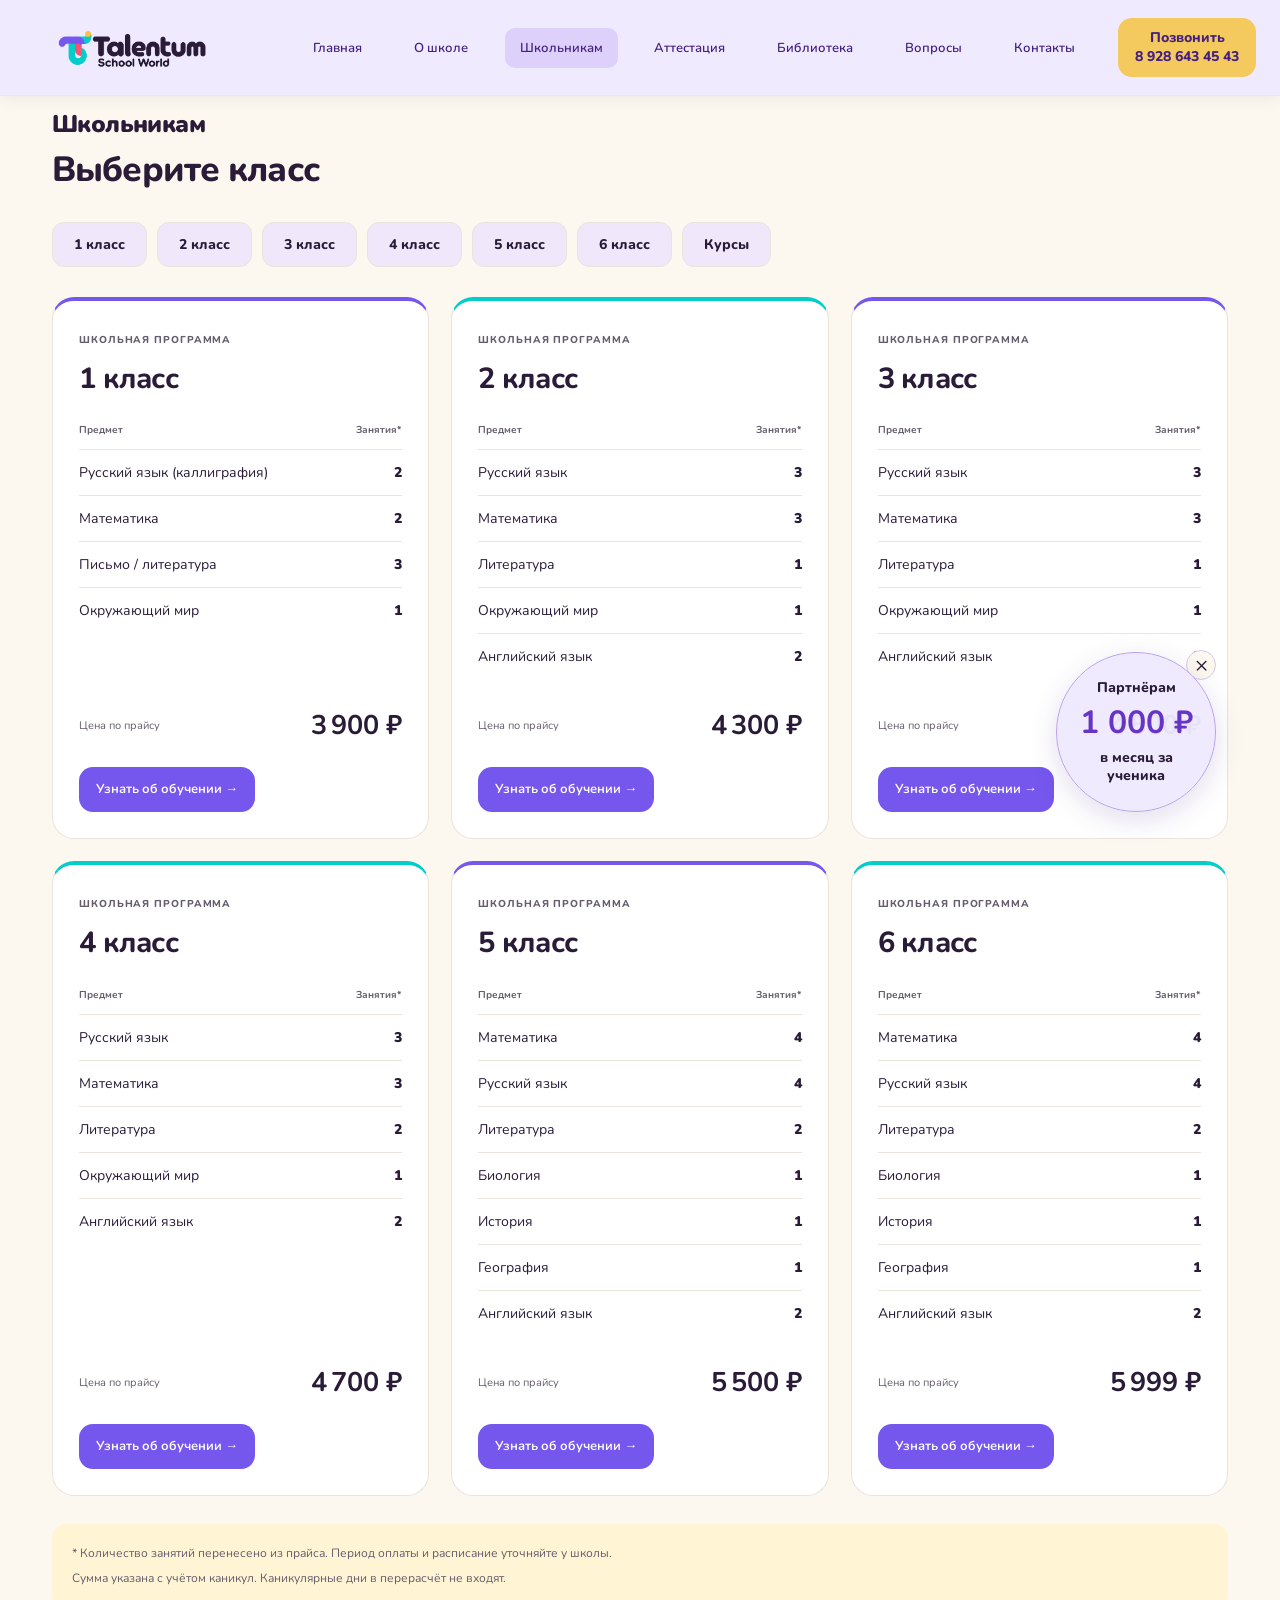
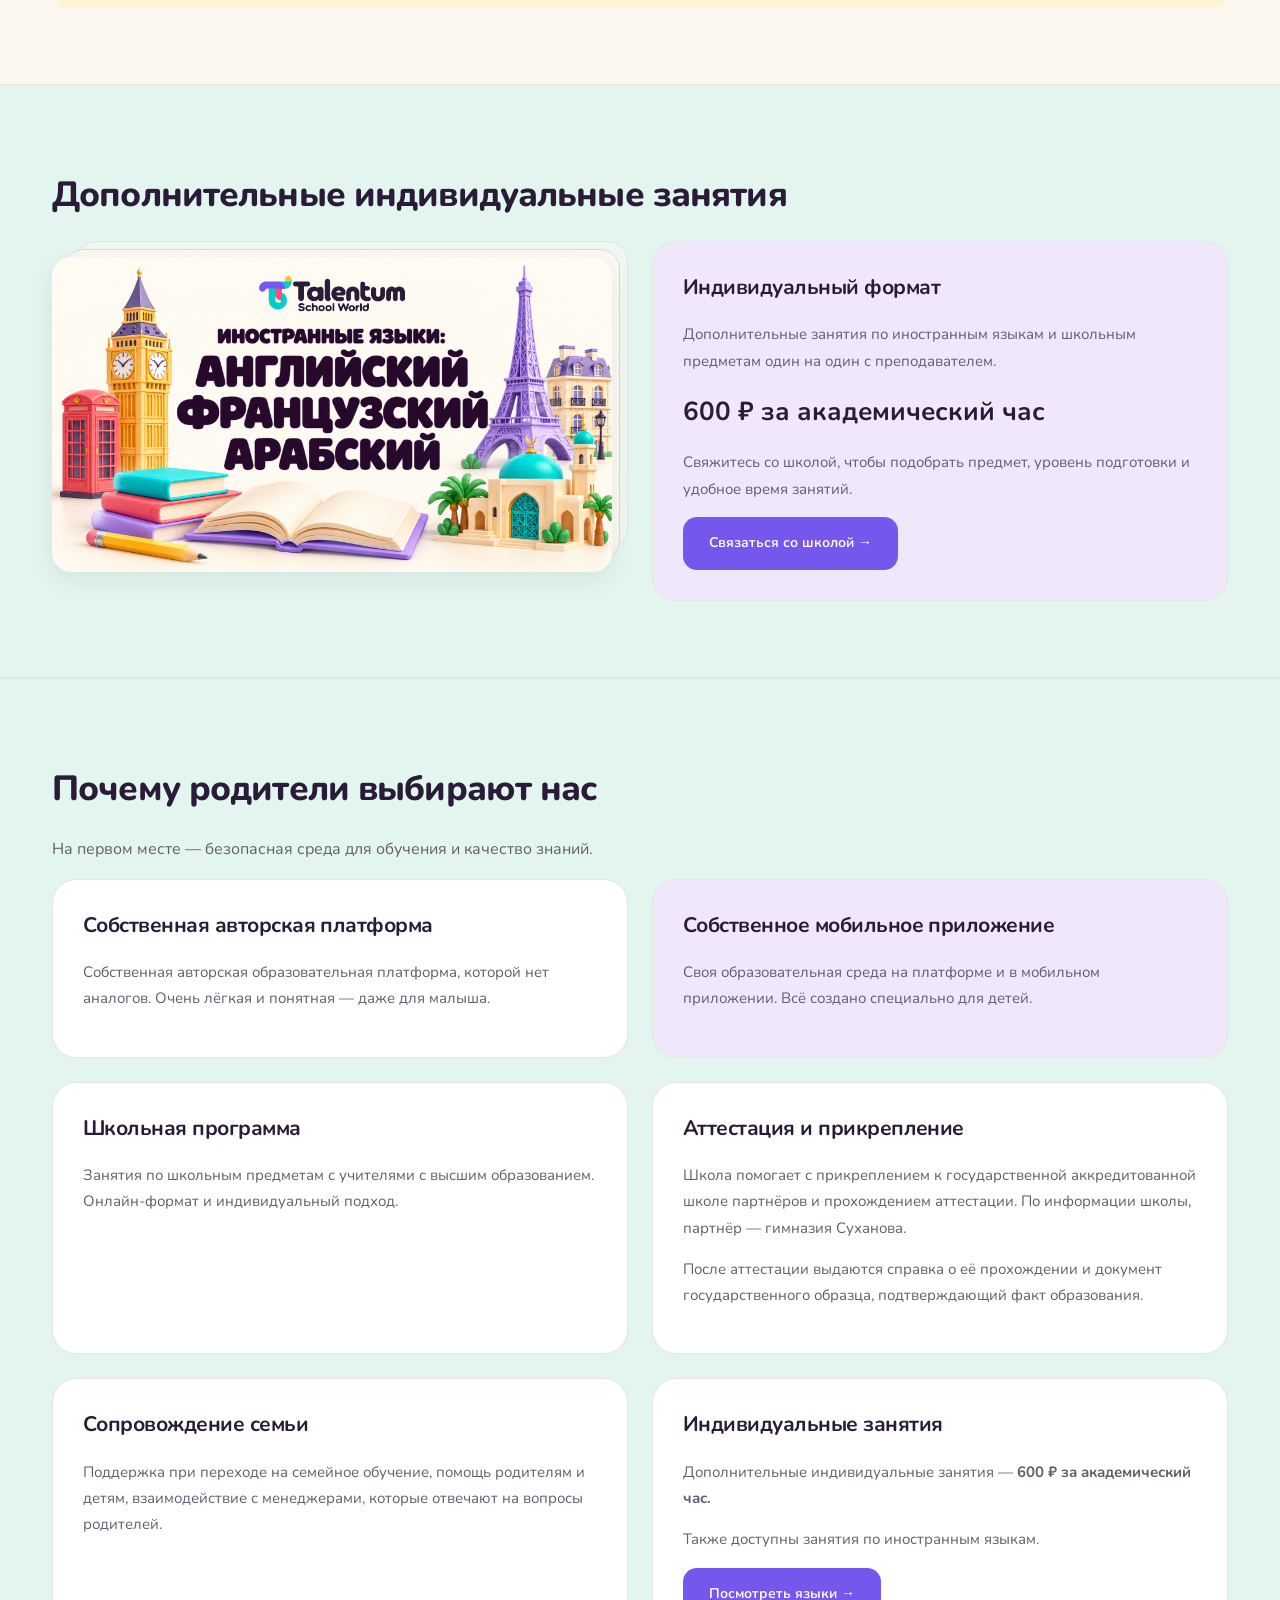
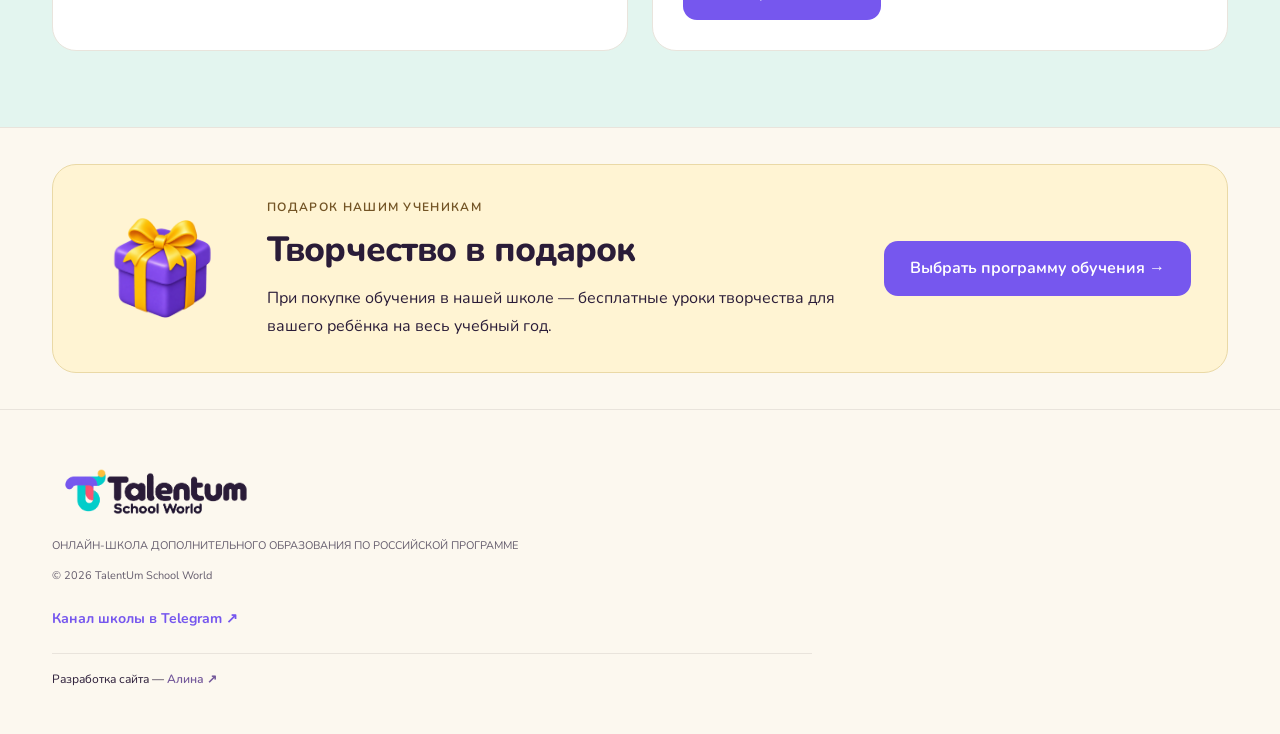
<file: shkolniki.html>
<!DOCTYPE html>

<html lang="ru"><head><meta charset="utf-8"/><meta content="width=device-width,initial-scale=1" name="viewport"/><title>Школьникам — TalentUm</title><link href="style.css?v=alina-credit-28" rel="stylesheet"/></head><body><header class="header"><div class="wrap" style="display:flex;align-items:center;width:100%"><a aria-label="TalentUm School World — главная" class="logo" href="index.html"><img alt="TalentUm School World" height="724" src="logo.png" width="2172"/></a><input class="mobile-toggle" id="menu" type="checkbox"/><button aria-controls="primary-navigation" aria-expanded="false" aria-label="Открыть меню" class="burger" type="button">☰</button><nav aria-label="Основная навигация" class="nav" id="primary-navigation"><a class="" href="index.html">Главная</a><a class="" href="o-shkole.html">О школе</a><a class="active" href="shkolniki.html">Школьникам</a><a class="" href="attestaciya.html">Аттестация</a><a class="" href="biblioteka.html">Библиотека</a><a class="" href="voprosy.html">Вопросы</a><a class="" href="kontakty.html">Контакты</a></nav><a class="header-booking" href="tel:+79286434543" aria-label="Позвонить в школу: 8 928 643 45 43">Позвонить<br/>8 928 643 45 43</a></div></header><section class="section" style="padding-top:12px"><div class="wrap"><h1 style="margin:0 0 8px">Школьникам</h1><h2 style="margin:0 0 16px">Выберите класс</h2><div class="grade-links"><a href="#class-1">1 класс</a><a href="#class-2">2 класс</a><a href="#class-3">3 класс</a><a href="#class-4">4 класс</a><a href="#class-5">5 класс</a><a href="#class-6">6 класс</a><a href="#languages">Курсы</a></div><div class="grade-grid"><article class="grade-card" id="class-1"><div class="grade-head"><span>Школьная программа</span><h3>1 класс</h3></div><table class="subject-table"><caption class="sr-only">Предметы и количество занятий: 1 класс</caption><thead><tr><th scope="col">Предмет</th><th scope="col">Занятия*</th></tr></thead><tbody><tr><td>Русский язык (каллиграфия)</td><td>2</td></tr><tr><td>Математика</td><td>2</td></tr><tr><td>Письмо / литература</td><td>3</td></tr><tr><td>Окружающий мир</td><td>1</td></tr></tbody></table><div class="grade-price"><span>Цена по прайсу</span><strong>3 900 ₽</strong></div><a class="btn" href="kontakty.html">Узнать об обучении →</a></article><article class="grade-card" id="class-2"><div class="grade-head"><span>Школьная программа</span><h3>2 класс</h3></div><table class="subject-table"><caption class="sr-only">Предметы и количество занятий: 2 класс</caption><thead><tr><th scope="col">Предмет</th><th scope="col">Занятия*</th></tr></thead><tbody><tr><td>Русский язык</td><td>3</td></tr><tr><td>Математика</td><td>3</td></tr><tr><td>Литература</td><td>1</td></tr><tr><td>Окружающий мир</td><td>1</td></tr><tr><td>Английский язык</td><td>2</td></tr></tbody></table><div class="grade-price"><span>Цена по прайсу</span><strong>4 300 ₽</strong></div><a class="btn" href="kontakty.html">Узнать об обучении →</a></article><article class="grade-card" id="class-3"><div class="grade-head"><span>Школьная программа</span><h3>3 класс</h3></div><table class="subject-table"><caption class="sr-only">Предметы и количество занятий: 3 класс</caption><thead><tr><th scope="col">Предмет</th><th scope="col">Занятия*</th></tr></thead><tbody><tr><td>Русский язык</td><td>3</td></tr><tr><td>Математика</td><td>3</td></tr><tr><td>Литература</td><td>1</td></tr><tr><td>Окружающий мир</td><td>1</td></tr><tr><td>Английский язык</td><td>2</td></tr></tbody></table><div class="grade-price"><span>Цена по прайсу</span><strong>4 500 ₽</strong></div><a class="btn" href="kontakty.html">Узнать об обучении →</a></article><article class="grade-card" id="class-4"><div class="grade-head"><span>Школьная программа</span><h3>4 класс</h3></div><table class="subject-table"><caption class="sr-only">Предметы и количество занятий: 4 класс</caption><thead><tr><th scope="col">Предмет</th><th scope="col">Занятия*</th></tr></thead><tbody><tr><td>Русский язык</td><td>3</td></tr><tr><td>Математика</td><td>3</td></tr><tr><td>Литература</td><td>2</td></tr><tr><td>Окружающий мир</td><td>1</td></tr><tr><td>Английский язык</td><td>2</td></tr></tbody></table><div class="grade-price"><span>Цена по прайсу</span><strong>4 700 ₽</strong></div><a class="btn" href="kontakty.html">Узнать об обучении →</a></article><article class="grade-card" id="class-5"><div class="grade-head"><span>Школьная программа</span><h3>5 класс</h3></div><table class="subject-table"><caption class="sr-only">Предметы и количество занятий: 5 класс</caption><thead><tr><th scope="col">Предмет</th><th scope="col">Занятия*</th></tr></thead><tbody><tr><td>Математика</td><td>4</td></tr><tr><td>Русский язык</td><td>4</td></tr><tr><td>Литература</td><td>2</td></tr><tr><td>Биология</td><td>1</td></tr><tr><td>История</td><td>1</td></tr><tr><td>География</td><td>1</td></tr><tr><td>Английский язык</td><td>2</td></tr></tbody></table><div class="grade-price"><span>Цена по прайсу</span><strong>5 500 ₽</strong></div><a class="btn" href="kontakty.html">Узнать об обучении →</a></article><article class="grade-card" id="class-6"><div class="grade-head"><span>Школьная программа</span><h3>6 класс</h3></div><table class="subject-table"><caption class="sr-only">Предметы и количество занятий: 6 класс</caption><thead><tr><th scope="col">Предмет</th><th scope="col">Занятия*</th></tr></thead><tbody><tr><td>Математика</td><td>4</td></tr><tr><td>Русский язык</td><td>4</td></tr><tr><td>Литература</td><td>2</td></tr><tr><td>Биология</td><td>1</td></tr><tr><td>История</td><td>1</td></tr><tr><td>География</td><td>1</td></tr><tr><td>Английский язык</td><td>2</td></tr></tbody></table><div class="grade-price"><span>Цена по прайсу</span><strong>5 999 ₽</strong></div><a class="btn" href="kontakty.html">Узнать об обучении →</a></article></div><div class="price-note"><p>* Количество занятий перенесено из прайса. Период оплаты и расписание уточняйте у школы.</p><p>Сумма указана с учётом каникул. Каникулярные дни в перерасчёт не входят.</p></div></div></section><section class="section school-details" id="languages" aria-labelledby="subjects-heading"><div class="wrap" data-subject-carousel><h2 id="subjects-heading">Дополнительные индивидуальные занятия</h2><div class="grid2"><div class="subject-carousel"><div class="subject-slides" id="subject-slides" tabindex="0" aria-label="Предметы — используйте стрелки для переключения"><figure class="subject-slide" role="group" aria-label="1 из 5: Иностранные языки"><img src="languages-banner.png" alt="Иностранные языки — занятия в TalentUm School World" width="1920" height="1080" loading="lazy"/></figure><figure class="subject-slide" role="group" aria-label="2 из 5: Литература"><img src="subject-literature.png" alt="Литература — занятия в TalentUm School World" width="1920" height="1080" loading="lazy"/></figure><figure class="subject-slide" role="group" aria-label="3 из 5: Математика"><img src="subject-maths.png" alt="Математика — занятия в TalentUm School World" width="1920" height="1080" loading="lazy"/></figure><figure class="subject-slide" role="group" aria-label="4 из 5: Окружающий мир"><img src="subject-world.png" alt="Окружающий мир — занятия в TalentUm School World" width="1920" height="1080" loading="lazy"/></figure><figure class="subject-slide" role="group" aria-label="5 из 5: Русский язык"><img src="subject-russian.png" alt="Русский язык — занятия в TalentUm School World" width="1920" height="1080" loading="lazy"/></figure></div><div class="subject-controls"><button type="button" data-subject-prev aria-label="Предыдущий предмет">←</button><span class="sr-only" data-subject-status aria-live="polite" aria-atomic="true">1 / 5</span><button type="button" data-subject-next aria-label="Следующий предмет">→</button></div></div><article class="info"><h3>Индивидуальный формат</h3><p>Дополнительные занятия по иностранным языкам и школьным предметам один на один с преподавателем.</p><p><strong style="font-size:26px;color:var(--ink)">600 ₽ за академический час</strong></p><p>Свяжитесь со школой, чтобы подобрать предмет, уровень подготовки и удобное время занятий.</p><a class="btn" href="kontakty.html">Связаться со школой →</a></article></div></div></section><section class="section school-details"><div class="wrap"><h2>Почему родители выбирают нас</h2><p>На первом месте — безопасная среда для обучения и качество знаний.</p><div class="grid2"><div class="info"><h3>Собственная авторская платформа</h3><p>Собственная авторская образовательная платформа, которой нет аналогов. Очень лёгкая и понятная — даже для малыша.</p></div><div class="info"><h3>Собственное мобильное приложение</h3><p>Своя образовательная среда на платформе и в мобильном приложении. Всё создано специально для детей.</p></div><div class="info"><h3>Школьная программа</h3><p>Занятия по школьным предметам с учителями с высшим образованием. Онлайн-формат и индивидуальный подход.</p></div><div class="info"><h3>Аттестация и прикрепление</h3><p>Школа помогает с прикреплением к государственной аккредитованной школе партнёров и прохождением аттестации. По информации школы, партнёр — гимназия Суханова.</p><p>После аттестации выдаются справка о её прохождении и документ государственного образца, подтверждающий факт образования.</p></div><div class="info"><h3>Сопровождение семьи</h3><p>Поддержка при переходе на семейное обучение, помощь родителям и детям, взаимодействие с менеджерами, которые отвечают на вопросы родителей.</p></div><div class="info"><h3>Индивидуальные занятия</h3><p>Дополнительные индивидуальные занятия — <strong>600 ₽ за академический час.</strong></p><p>Также доступны занятия по иностранным языкам.</p><a class="btn" href="shkolniki.html#languages">Посмотреть языки →</a></div></div></div></section><section class="section school-bonus"><div class="wrap"><div class="bonus-card"><img class="bonus-art" src="gift-art.png" alt="Фиолетовый подарок с золотым бантом" width="1312" height="1199" loading="lazy"/><div><div class="eyebrow">Подарок нашим ученикам</div><h2>Творчество в подарок</h2><p>При покупке обучения в нашей школе — бесплатные уроки творчества для вашего ребёнка на весь учебный год.</p></div><a class="btn" href="shkolniki.html">Выбрать программу обучения →</a></div></div></section><footer class="footer"><div class="wrap"><div class="logo"><img alt="TalentUm School World" height="724" src="logo.png" width="2172"/></div><p>ОНЛАЙН-ШКОЛА ДОПОЛНИТЕЛЬНОГО ОБРАЗОВАНИЯ ПО РОССИЙСКОЙ ПРОГРАММЕ</p><p>© 2026 TalentUm School World</p><a class="channel-link" href="https://t.me/schoolworldUmmSara" rel="noopener noreferrer" target="_blank">Канал школы в Telegram ↗</a><p class="developer-credit">Разработка сайта — <a href="https://t.me/malinka_vo" target="_blank" rel="noopener noreferrer">Алина ↗</a></p></div></footer><script src="menu.js"></script><script src="subjects-slider.js?v=stack-2"></script><script src="partner-banner.js?v=1"></script></body></html>
</file>
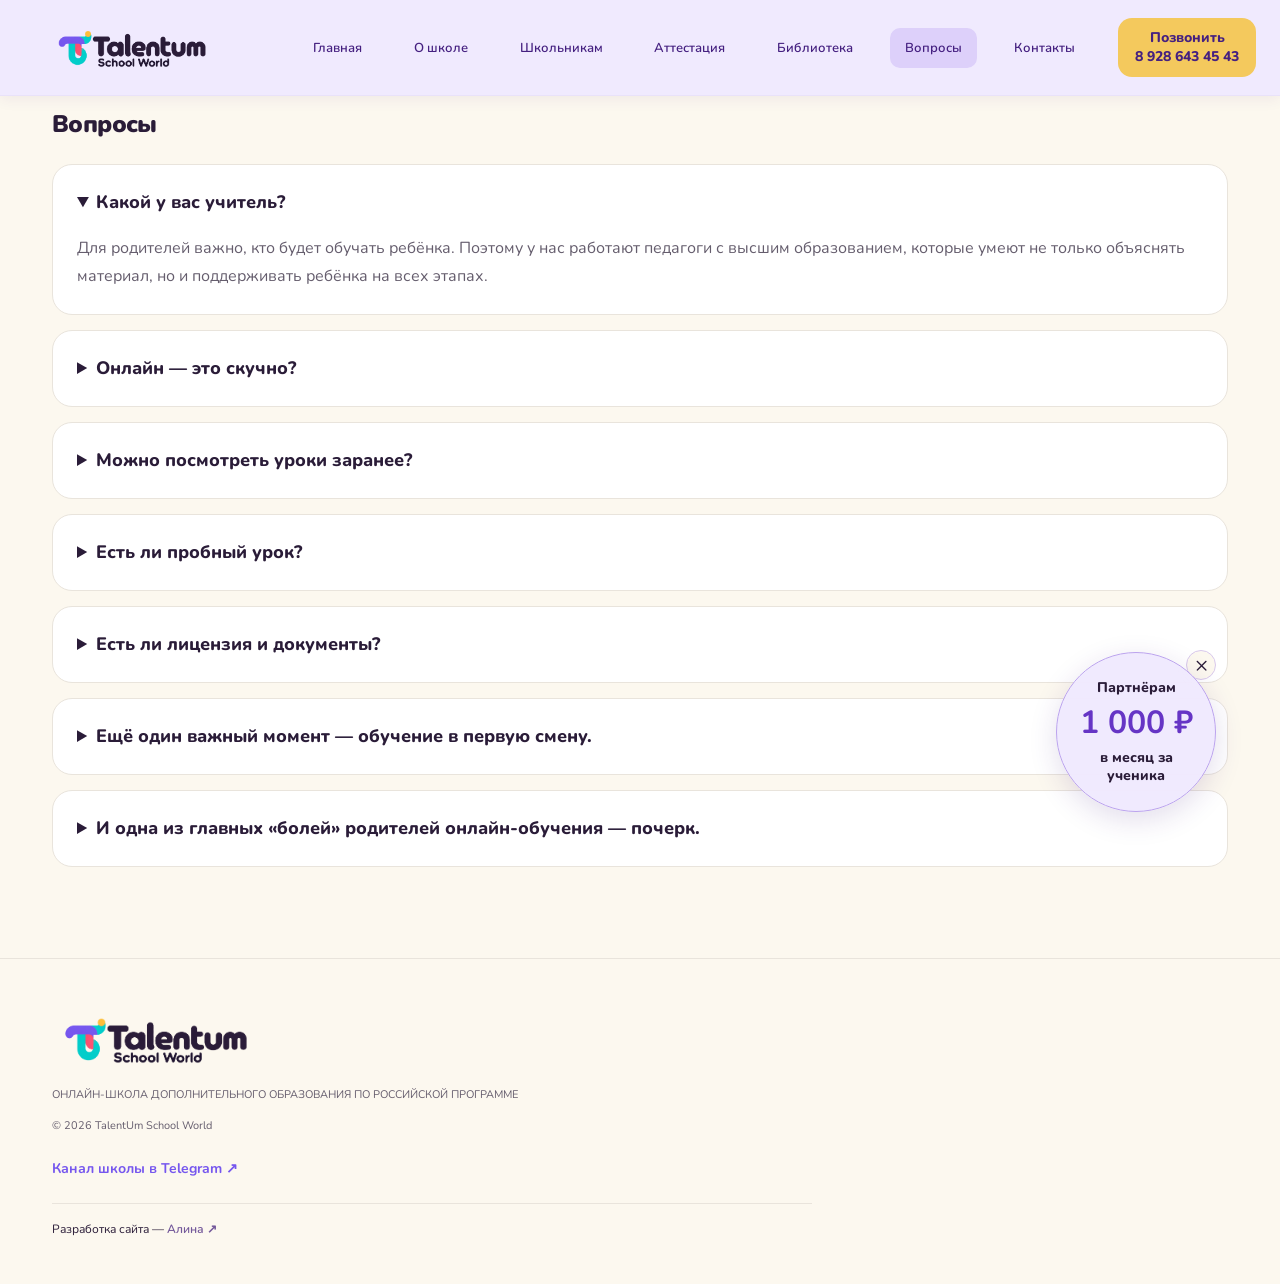
<file: voprosy.html>
<!DOCTYPE html>

<html lang="ru"><head><meta charset="utf-8"/><meta content="width=device-width,initial-scale=1" name="viewport"/><title>Вопросы — TalentUm</title><link href="style.css?v=alina-credit-28" rel="stylesheet"/></head><body><header class="header"><div class="wrap" style="display:flex;align-items:center;width:100%"><a aria-label="TalentUm School World — главная" class="logo" href="index.html"><img alt="TalentUm School World" height="724" src="logo.png" width="2172"/></a><input class="mobile-toggle" id="menu" type="checkbox"/><button aria-controls="primary-navigation" aria-expanded="false" aria-label="Открыть меню" class="burger" type="button">☰</button><nav aria-label="Основная навигация" class="nav" id="primary-navigation"><a class="" href="index.html">Главная</a><a class="" href="o-shkole.html">О школе</a><a class="" href="shkolniki.html">Школьникам</a><a class="" href="attestaciya.html">Аттестация</a><a class="" href="biblioteka.html">Библиотека</a><a class="active" href="voprosy.html">Вопросы</a><a class="" href="kontakty.html">Контакты</a></nav><a class="header-booking" href="tel:+79286434543" aria-label="Позвонить в школу: 8 928 643 45 43">Позвонить<br/>8 928 643 45 43</a></div></header><section class="section faq" style="padding-top:12px"><div class="wrap"><h1 style="margin:0 0 24px">Вопросы</h1><details open=""><summary>Какой у вас учитель?</summary><p>Для родителей важно, кто будет обучать ребёнка. Поэтому у нас работают педагоги с высшим образованием, которые умеют не только объяснять материал, но и поддерживать ребёнка на всех этапах.</p></details><details><summary>Онлайн — это скучно?</summary><p>Нет — наши уроки — это сочетание программы ФГОС, интерактива и игровых элементов. Ребёнок получает полноценные знания и при этом не теряет интерес к обучению.</p></details><details><summary>Можно посмотреть уроки заранее?</summary><p>Да! Мы предоставляем доступ к видео-урокам и фрагментам занятий, чтобы родители могли увидеть формат обучения своими глазами.</p></details><details><summary>Есть ли пробный урок?</summary><p>Конечно! Вы можете записаться на бесплатный пробный урок.</p></details><details><summary>Есть ли лицензия и документы?</summary><p>Да, школа имеет государственную лицензию, а после аттестации ребёнок получает государственный документ установленного образца.</p></details><details><summary>Ещё один важный момент — обучение в первую смену.</summary><p>Утром детям легче концентрироваться, остаётся больше времени на отдых, кружки и семью.</p></details><details><summary>И одна из главных «болей» родителей онлайн-обучения — почерк.</summary><p>Мы уделяем внимание не только знаниям, но и аккуратности письма ребёнка.</p></details></div></section><footer class="footer"><div class="wrap"><div class="logo"><img alt="TalentUm School World" height="724" src="logo.png" width="2172"/></div><p>ОНЛАЙН-ШКОЛА ДОПОЛНИТЕЛЬНОГО ОБРАЗОВАНИЯ ПО РОССИЙСКОЙ ПРОГРАММЕ</p><p>© 2026 TalentUm School World</p><a class="channel-link" href="https://t.me/schoolworldUmmSara" rel="noopener noreferrer" target="_blank">Канал школы в Telegram ↗</a><p class="developer-credit">Разработка сайта — <a href="https://t.me/malinka_vo" target="_blank" rel="noopener noreferrer">Алина ↗</a></p></div></footer><script src="menu.js"></script><script src="partner-banner.js?v=1"></script></body></html>
</file>
<file: style.css>
@font-face{font-family:'Nunito';font-style:normal;font-weight:200 1000;font-display:swap;src:url('fonts/nunito-variable.ttf') format('truetype')}
:root{--ink:#2A1C38;--muted:#2A1C38;--purple:#7657EE;--purple-dark:#7657EE;--teal:#01CDCA;--line:#FCF8EF;--paper:#7657EE14;--soft:#7657EE14;--round:26px}
*{box-sizing:border-box}html{scroll-behavior:smooth;scroll-padding-top:100px}body{margin:0;font-family:'Inter Variable',Arial,sans-serif;font-size:17px;color:var(--ink);background:var(--paper)}a{color:inherit;text-decoration:none}button{font:inherit}img{max-width:100%;display:block}h1,h2,h3{font-family:'Manrope Variable',Arial,sans-serif;font-weight:700;letter-spacing:-.045em}p{line-height:1.75;color:var(--muted)}.wrap{max-width:1240px;margin:auto;padding:0 32px}.header{height:96px;background:#FCF8EF;border-bottom:1px solid var(--line);position:sticky;top:0;z-index:20;display:flex;align-items:center}.header .wrap{display:flex;align-items:center;width:100%}.header .logo{margin-right:32px;flex-shrink:0}.header .logo img{width:170px;height:70px;object-fit:contain}.nav{display:flex;gap:20px;align-items:center;margin-left:auto}.nav a{font-size:14px;font-weight:800;white-space:nowrap;padding:10px 0;color:#2A1C38}.nav a.active{color:var(--purple)}.nav a:hover{color:var(--teal)}.btn,.cta{display:inline-flex;align-items:center;justify-content:center;gap:18px;padding:16px 25px;border-radius:15px;background:var(--purple);color:#FCF8EF;font-weight:800;line-height:1.35;border:1px solid transparent;transition:background .2s,transform .2s}.btn:hover,.cta:hover{background:var(--purple-dark);transform:translateY(-2px)}.btn span{font-size:23px}.cta{font-size:13px;padding:13px 17px;margin-left:25px;white-space:nowrap}.burger,.mobile-toggle{display:none}.burger{background:transparent;border:0;font-size:28px;color:var(--ink);cursor:pointer;padding:8px}.hero{padding:64px 0 48px;background:linear-gradient(120deg,#7657EE14 0,#7657EE14 55%,#01CDCA14 100%)}.hero-grid{display:grid;grid-template-columns:1.1fr 1fr;gap:48px;align-items:center}.hero-tag{display:inline-flex;gap:10px;align-items:center;font-size:13px;color:var(--teal);font-weight:800;margin-bottom:24px}.hero-tag>span,.caption-dot{width:8px;height:8px;border-radius:50%;background:#01CDCA;flex-shrink:0}.eyebrow{font-size:12px;font-weight:800;letter-spacing:.11em;text-transform:uppercase;color:var(--teal);line-height:1.7}.school-kind{max-width:760px;font-size:12px;line-height:1.7;letter-spacing:.035em}.hero .school-kind{font-size:10px;max-width:490px;color:#2A1C38;letter-spacing:.045em}.hero h1{font-size:clamp(37px,3.8vw,52px);line-height:1.22;margin:25px 0;max-width:650px}.hero h1 span{color:var(--purple)}.hero p{font-size:17px;max-width:475px;margin-bottom:28px}.hero-actions{display:flex;flex-wrap:wrap;align-items:center;gap:18px}.hero-link{font-size:13px;font-weight:800;color:var(--ink);padding:12px 0}.hero-link:hover{color:var(--purple)}.hero-meta{display:flex;flex-wrap:wrap;gap:10px;align-items:center;font-size:12px;font-weight:700;color:#2A1C38;margin-top:30px}.hero-meta i{width:3px;height:3px;border-radius:50%;background:#2A1C38}.hero-visual{position:relative;height:500px;overflow:hidden;border-radius:36px 36px 100px 36px;background:url('hero.jpg') center/cover;box-shadow:0 18px 60px rgba(65,48,96,.08)}.hero-video{width:100%;height:100%;position:absolute;inset:0;object-fit:cover;pointer-events:none}.hero-visual:after{content:'';position:absolute;inset:55% 0 0;background:linear-gradient(transparent,rgba(30,28,43,.58));pointer-events:none}.visual-caption{position:absolute;bottom:72px;left:28px;z-index:2;color:white;font-size:14px;font-weight:700;display:flex;align-items:center;gap:10px}.caption-dot{background:#01CDCA}.video-toggle{position:absolute;bottom:26px;left:24px;z-index:3;padding:9px 14px;color:#FCF8EF;border:1px solid #FCF8EF75;border-radius:20px;background:#2A1C3842;cursor:pointer;font-size:12px}.features{display:grid;grid-template-columns:repeat(4,minmax(0,1fr));gap:16px;padding:25px 0}.feature{display:flex;align-items:center;gap:16px;background:#FCF8EF;padding:22px 18px;border:1px solid var(--line);border-radius:18px;font-size:14px;font-weight:700;line-height:1.5}.ico{display:flex;justify-content:center;align-items:center;flex-shrink:0;width:42px;height:42px;border-radius:13px;color:var(--purple);background:#7657EE14;font-size:26px}.feature[data-accent='1'] .ico{color:#01CDCA;background:#01CDCA14}.feature[data-accent='2'] .ico{color:#FDBE39;background:#FCF8EF}.feature[data-accent='3'] .ico{color:#2A1C38;background:#01CDCA14}.section{padding:76px 0}.section h2{font-size:35px;line-height:1.35;margin:12px 0 24px;max-width:870px}.section p{margin-top:0}.about{display:grid;grid-template-columns:1fr 1fr;gap:75px;align-items:center}.about img{width:100%;border-radius:30px}.about .btn{margin-top:12px;background:var(--teal)}.cards{display:grid;grid-template-columns:repeat(3,minmax(0,1fr));gap:24px;margin-top:32px}.card{background:#FCF8EF;border:1px solid var(--line);border-radius:26px;overflow:hidden;display:flex;flex-direction:column;transition:transform .2s,box-shadow .2s}.card:hover{transform:translateY(-5px);box-shadow:0 18px 35px #2A1C380c}.card-media{aspect-ratio:2.6;overflow:hidden;width:100%;background:var(--soft)}.card-media img{width:100%;height:auto;max-width:none;transform:translateY(-20%)}.card .body{padding:28px;display:flex;flex-direction:column;flex:1}.card-category{font-size:10px;font-weight:800;letter-spacing:.06em;text-transform:uppercase;color:var(--teal);margin-bottom:18px}.card h3{font-size:24px;margin:0 0 16px;line-height:1.4}.card .mini{font-size:15px;line-height:1.65;margin-bottom:28px}.card .btn{font-size:14px;align-self:flex-start;margin-top:auto;background:#7657EE14;color:var(--purple)}.card .btn:hover{background:#7657EE14}.school-details{background:#FCF8EF}.school-details>.wrap>.eyebrow{color:var(--teal)}.grid2{display:grid;grid-template-columns:1fr 1fr;gap:24px}.info{background:#FCF8EF;border:1px solid var(--line);border-radius:24px;padding:30px;min-width:0}.info h3{font-size:21px;line-height:1.5;margin:0 0 18px}.info h2{font-size:27px;overflow-wrap:break-word}.info p{font-size:16px}.info .btn{font-size:14px}.pagehero{background:linear-gradient(125deg,#7657EE14,#01CDCA14);padding:55px 0 48px;border-bottom:1px solid var(--line)}.pagehero h1{font-size:45px;line-height:1.3;margin:8px 0 20px}.pagehero p{max-width:800px;margin-bottom:12px}.pagehero .term{font-size:14px;color:var(--teal)}.grade-links{display:flex;flex-wrap:wrap;gap:10px;margin:30px 0}.grade-links a{padding:12px 21px;border-radius:12px;background:#FCF8EF;border:1px solid #7657EE14;color:var(--purple);font-weight:800;font-size:14px}.grade-links a:hover{background:var(--soft)}.grade-grid{display:grid;grid-template-columns:repeat(3,minmax(0,1fr));gap:22px}.grade-card{padding:26px;border:1px solid var(--line);border-top:4px solid #7657EE;border-radius:22px;background:#FCF8EF;display:flex;flex-direction:column;scroll-margin-top:125px}.grade-card:nth-child(even){border-top-color:#01CDCA}.grade-head span{font-size:10px;text-transform:uppercase;letter-spacing:.09em;color:#2A1C38;font-weight:800}.grade-head h3{font-size:29px;line-height:1.35;margin:10px 0 25px;color:var(--ink)}.subject-table{width:100%;border-collapse:collapse;font-size:14px}.subject-table th{text-align:left;color:#2A1C38;font-size:10px;padding:0 0 12px;font-weight:700}.subject-table td{padding:12px 0;border-top:1px solid #FCF8EF;line-height:1.5}.subject-table td:last-child,.subject-table th:last-child{text-align:right}.subject-table td:last-child{font-weight:900;color:var(--teal);padding-left:10px}.grade-price{display:flex;align-items:center;justify-content:space-between;gap:8px;margin-top:auto;padding:28px 0 23px}.grade-price span{font-size:11px;color:var(--muted)}.grade-price strong{font-size:27px;white-space:nowrap;color:var(--purple)}.grade-card .btn{font-size:13px;padding:13px 16px;align-self:flex-start}.price-note{margin-top:28px;padding:15px 20px;background:#7657EE14;border-radius:14px;color:#2A1C38;font-size:12px}.price-note p{margin:4px 0}.course-grid{display:grid;grid-template-columns:repeat(3,minmax(0,1fr));gap:24px;margin-top:32px}.course-card{padding:30px;background:#FCF8EF;border:1px solid var(--line);border-radius:24px;display:flex;flex-direction:column}.course-tag{display:flex;align-items:center;justify-content:center;width:52px;height:52px;border-radius:16px;background:#7657EE14;color:var(--purple);font-weight:900}.course-card:nth-child(2) .course-tag{background:#FCF8EF;color:var(--teal)}.course-card:nth-child(3) .course-tag{background:#01CDCA14;color:#2A1C38}.course-card h3{font-size:25px;line-height:1.5;margin:25px 0 12px}.course-price{font-size:38px;color:var(--purple);font-weight:900;margin:20px 0 30px}.course-card .btn{align-self:flex-start;margin-top:auto;font-size:14px}.faq details{border:1px solid var(--line);background:#FCF8EF;padding:24px;border-radius:20px;margin-bottom:15px}.faq summary{font-size:18px;font-weight:800;cursor:pointer;color:var(--ink);line-height:1.5}.faq p{margin:18px 0 0}.contactlinks{display:grid;grid-template-columns:repeat(3,1fr);gap:20px}.contactlinks a{border:1px solid var(--line);padding:24px;border-radius:18px}.footer{background:#FCF8EF;border-top:1px solid var(--line);padding:45px 0;margin-top:0}.footer .logo img{width:160px;height:auto}.footer p{font-size:11px;max-width:760px;line-height:1.8;color:#2A1C38}.footer p:last-child{color:#2A1C38}.sr-only{position:absolute;width:1px;height:1px;padding:0;margin:-1px;overflow:hidden;clip:rect(0,0,0,0);white-space:nowrap;border:0}a:focus-visible,button:focus-visible,summary:focus-visible{outline:3px solid #7657EE;outline-offset:4px}
@media(max-width:1180px){.header{height:80px}.header .logo img{width:155px;height:64px}.header .cta{display:none}.burger{display:block;margin-left:auto}.nav{display:none;position:absolute;top:80px;left:0;right:0;background:#FCF8EF;flex-direction:column;align-items:stretch;padding:12px 30px 22px;gap:0;border-bottom:1px solid var(--line);max-height:calc(100dvh - 80px);overflow-y:auto}.nav a{padding:13px 0;border-bottom:1px solid #7657EE14}.mobile-toggle:checked~.nav{display:flex}.hero-grid{gap:32px}.hero h1{font-size:38px}.hero-visual{height:480px}.grade-grid{grid-template-columns:repeat(2,minmax(0,1fr))}.cards{gap:16px}.card .body{padding:23px}.card h3{font-size:22px}}
@media(max-width:900px){.hero-grid{grid-template-columns:1fr}.hero{padding-top:40px}.hero-copy{max-width:650px}.hero h1{font-size:45px}.hero-visual{height:350px;border-radius:26px 26px 70px 26px}.hero .school-kind{max-width:610px}.hero-meta{margin-top:24px}.features{grid-template-columns:1fr 1fr}.about{grid-template-columns:1fr;gap:35px}.about img{max-height:400px;object-fit:cover}.cards{grid-template-columns:1fr}.card{display:grid;grid-template-columns:1fr 1fr}.card-media{height:100%;aspect-ratio:auto;overflow:hidden}.card-media img{height:125%;width:100%;object-fit:cover;transform:translateY(-20%)}.card .body{padding:30px}.grid2,.course-grid{grid-template-columns:1fr}.section{padding:55px 0}.section h2{font-size:31px}.course-card{padding:26px}.course-price{margin-top:10px}.course-card h3{font-size:24px}}
@media(max-width:550px){body{font-size:16px}.wrap{padding:0 20px}.header{height:76px}.nav{top:76px;max-height:calc(100dvh - 76px)}.header .logo img{width:145px;height:61px}.hero{padding:32px 0 25px}.hero-grid{gap:30px}.hero-tag{margin-bottom:18px;font-size:12px}.hero .school-kind{font-size:9px;line-height:1.85;letter-spacing:.025em}.hero h1{font-size:33px;line-height:1.3;margin:22px 0}.hero p{font-size:16px}.hero-actions{gap:8px}.hero-actions .btn{width:100%;justify-content:space-between;padding:16px 20px}.hero-link{padding-top:16px}.hero-meta{font-size:11px;gap:8px}.hero-visual{height:280px;border-radius:22px 22px 65px 22px}.visual-caption{left:20px;font-size:13px}.video-toggle{left:17px}.features{gap:10px;padding:18px 0}.feature{padding:17px 12px;gap:9px;font-size:12px;align-items:flex-start;flex-direction:column;border-radius:16px}.ico{width:33px;height:33px;border-radius:10px;font-size:21px}.section{padding:45px 0}.section h2{font-size:27px;margin-bottom:23px}.eyebrow{font-size:10px}.about{gap:30px}.about img{border-radius:22px}.cards{margin-top:28px;gap:20px}.card{display:flex}.card-media{height:auto;aspect-ratio:2.6}.card-media img{height:auto;object-fit:unset;transform:translateY(-20%)}.card .body{padding:25px}.card h3{font-size:25px}.card .mini{font-size:15px}.card-category{margin-bottom:15px;font-size:9px}.info{padding:24px;border-radius:20px}.info h3{font-size:20px}.info h2{font-size:24px}.info p{font-size:15px}.pagehero{padding:35px 0}.pagehero h1{font-size:34px}.school-kind{font-size:10px}.grade-grid{grid-template-columns:1fr;gap:20px}.grade-card{padding:24px}.grade-price strong{font-size:30px}.subject-table{font-size:14px}.grade-links{gap:8px}.grade-links a{padding:10px 16px}.course-card h3{font-size:23px}.course-price{font-size:34px}.faq details{padding:20px}.faq summary{font-size:16px}.contactlinks{grid-template-columns:1fr}.footer{padding:35px 0}.footer p{font-size:10px}}
@media(prefers-reduced-motion:reduce){html{scroll-behavior:auto}*,*:before,*:after{transition:none!important}}

/* Consistent SVG benefit icons. */
.feature .ico{display:flex;align-items:center;justify-content:center;flex-shrink:0;line-height:1}
.feature .ico svg{display:block;width:29px;height:29px;flex-shrink:0}
.feature-label{display:block;line-height:1.55}
@media(max-width:550px){.feature .ico{width:38px;height:38px}.feature .ico svg{width:26px;height:26px}.feature-label{line-height:1.6}}

/* Modern typography. */
body{font-size:16px}h1,h2,h3{letter-spacing:-.035em}h1{font-weight:750}.hero h1{font-size:clamp(38px,4vw,56px);line-height:1.12;letter-spacing:-.045em}.hero p{font-size:16px;line-height:1.75}.hero-link{font-weight:650}.nav a{font-size:13px;font-weight:650}.btn,.cta{font-weight:650}.feature{font-size:13px;font-weight:550}.section h2{font-weight:750;line-height:1.25}.card h3,.info h3{font-weight:700;letter-spacing:-.025em}.eyebrow{font-weight:650}.section p{line-height:1.75}.card .mini{font-size:14px}.grade-head h3{font-weight:750}.course-card h3{font-size:23px}.info p{font-size:15px}.hero-meta{font-weight:500}.footer p{font-size:11px}
@media(max-width:1180px){.hero h1{font-size:43px}}
@media(max-width:900px){.hero h1{font-size:46px}}
@media(max-width:550px){.hero h1{font-size:34px;line-height:1.15}.hero p{font-size:15px}.section h2{font-size:28px}.feature{font-size:12px}.card h3{font-size:24px}.info h3{font-size:20px}.info h2{font-size:24px}.course-card h3{font-size:23px}}

/* TalentUm colourful school identity */
:root{--ink:#2A1C38;--muted:#2A1C38;--purple:#7657EE;--purple-dark:#7657EE;--teal:#2A1C38;--line:#FCF8EF;--paper:#FCF8EF;--soft:#7657EE14}
.header{border-bottom:0;box-shadow:0 3px 20px #7657EE20}.nav a.active{color:#7657EE}.nav a.active:after{content:'';display:block;height:3px;background:#FDBE39;border-radius:4px;margin-top:4px}.btn,.cta{background:linear-gradient(#7657EE,#7657EE);box-shadow:0 5px 0 #7657EE,0 8px 16px #7657EE23;border-radius:17px}.btn:hover,.cta:hover{background:#7657EE;box-shadow:0 3px 0 #7657EE}.hero{background:radial-gradient(ellipse at 86% 55%,#FCF8EF 0,transparent 55%),linear-gradient(135deg,#FCF8EF,#FCF8EF);padding:65px 0 35px}.hero-grid{grid-template-columns:.95fr 1.15fr;gap:16px}.hero-tag{background:#FCF8EF;padding:9px 15px;border-radius:24px;color:#7657EE;border:1px solid #7657EE14;margin-bottom:18px}.hero-tag>span{background:#01CDCA}.hero .school-kind{color:#2A1C38;font-size:10px}.hero h1{font-size:clamp(38px,3.7vw,54px);font-weight:800;line-height:1.16;color:#2A1C38}.hero h1 span{color:#7657EE}.hero h1 span:after{content:'';display:block;width:100px;height:7px;border-radius:8px;background:#FDBE39;margin-top:12px}.hero p{color:#2A1C38}.hero-visual{height:auto;overflow:visible;border-radius:0;background:none;box-shadow:none}.hero-visual:after{display:none}.hero-visual>img{width:100%;height:auto;object-fit:contain}.hero-meta{color:#7657EE}.features{gap:18px;padding:30px 0}.feature{border:none;background:#7657EE14;box-shadow:0 5px 0 #7657EE14;border-radius:23px;padding:24px 20px;font-size:14px}.feature:nth-child(2){background:#01CDCA14;box-shadow:0 5px 0 #01CDCA14}.feature:nth-child(3){background:#FCF8EF;box-shadow:0 5px 0 #FCF8EF}.feature:nth-child(4){background:#01CDCA14;box-shadow:0 5px 0 #01CDCA14}.ico,.feature[data-accent='1'] .ico,.feature[data-accent='2'] .ico,.feature[data-accent='3'] .ico{background:#FCF8EF;width:48px;height:48px;border-radius:15px;box-shadow:0 3px 7px #7657EE10;color:#7657EE}.feature[data-accent='1'] .ico{color:#01CDCA}.feature[data-accent='2'] .ico{color:#FDBE39}.feature[data-accent='3'] .ico{color:#7657EE}.eyebrow{color:#7657EE}.section h2{font-weight:800}.about{gap:60px}.about img{box-shadow:0 8px 0 #FCF8EF;border-radius:32px}.about .btn{background:linear-gradient(#01CDCA,#01CDCA);box-shadow:0 5px 0 #2A1C38}.card{border:0;box-shadow:0 6px 0 #7657EE14,0 12px 24px #FDBE3912}.card:nth-child(2){box-shadow:0 6px 0 #01CDCA14}.card:nth-child(3){box-shadow:0 6px 0 #01CDCA14}.card-media{aspect-ratio:1.9}.card-media img{width:100%;height:100%;transform:none;object-fit:cover}.card .btn{background:#7657EE14;box-shadow:none;color:#7657EE}.card:nth-child(2) .btn{background:#01CDCA14;color:#7657EE}.card:nth-child(3) .btn{background:#01CDCA14;color:#2A1C38}.school-details{background:#7657EE14;border-top:1px solid #7657EE14;border-bottom:1px solid #7657EE14}.info{border:0;box-shadow:0 5px 0 #FCF8EF}.school-details .info:nth-child(2){background:#FCF8EF}.pagehero{background:radial-gradient(ellipse at 90% 80%,#FCF8EF,transparent 60%),#FCF8EF}.pagehero h1{font-weight:800;color:#2A1C38}.grade-links a{border:0;box-shadow:0 4px 0 #7657EE14;background:#7657EE14;color:#7657EE}.grade-card{border:0;border-top:7px solid #01CDCA;box-shadow:0 7px 0 #FCF8EF,0 15px 25px #7657EE10}.grade-card:nth-child(even){border-top-color:#7657EE}.grade-head h3{color:#01CDCA}.grade-card:nth-child(even) h3{color:#7657EE}.grade-price strong{color:#01CDCA}.grade-card:nth-child(even) .grade-price strong{color:#7657EE}.course-card{border:0;border-top:7px solid #7657EE;box-shadow:0 6px 0 #FCF8EF}.course-card:nth-child(2){border-top-color:#01CDCA}.course-card:nth-child(3){border-top-color:#7657EE}.course-tag{background:#7657EE14;color:#7657EE;box-shadow:0 4px 0 #7657EE14}.course-card:nth-child(2) .course-tag{background:#01CDCA14;color:#01CDCA}.course-card:nth-child(3) .course-tag{background:#01CDCA14;color:#7657EE}.price-note{background:#FCF8EF;color:#FDBE39}.faq details{border:0;box-shadow:0 4px 0 #FCF8EF}.footer{border-top:4px solid #FDBE39;background:#FCF8EF}.channel-link{display:inline-block;color:#7657EE;font-size:14px;font-weight:700;margin-top:12px}.parents-art{width:460px;max-width:100%;border-radius:30px;margin:0 auto 40px}a:focus-visible,button:focus-visible,summary:focus-visible{outline-color:#7657EE}
@media(max-width:1180px){.hero-grid{gap:15px}.hero h1{font-size:40px}}
@media(max-width:900px){.hero-grid{grid-template-columns:1fr}.hero-copy{max-width:670px}.hero-visual{max-width:670px;width:100%;margin:10px auto 0}.hero h1{font-size:46px}.card-media{height:100%;aspect-ratio:auto}.card-media img{height:100%;transform:none}.about img{object-fit:contain;max-height:none}}
@media(max-width:550px){.hero{padding:30px 0 20px}.hero h1{font-size:34px}.hero-grid{gap:12px}.hero-visual{width:calc(100% + 24px);max-width:none;margin-left:-12px}.hero-actions .btn{width:100%}.hero-meta{margin-top:22px}.features{gap:13px;padding:25px 0}.feature{padding:18px 15px;font-size:12px;gap:12px}.ico,.feature[data-accent='1'] .ico,.feature[data-accent='2'] .ico,.feature[data-accent='3'] .ico{width:42px;height:42px}.card-media{height:auto;aspect-ratio:1.9}.card-media img{height:100%;transform:none}.section h2{font-size:28px}.about{gap:34px}.hero-tag{font-size:11px}.hero .school-kind{font-size:9px}.hero-link{padding-top:18px}}

.feature .ico,.feature[data-accent='1'] .ico,.feature[data-accent='2'] .ico,.feature[data-accent='3'] .ico{width:60px;height:60px;background:transparent;box-shadow:none;border-radius:0}.feature .ico img{width:100%;height:100%;object-fit:contain}.about img{height:340px;object-fit:contain;padding:12px;background:#FCF8EF}.card-media img[src="icon-cap.png"]{object-fit:contain;padding:15px;background:#01CDCA14}.hero-visual{transform:translateX(10px)}
@media(max-width:900px){.hero-visual{transform:none}}
@media(max-width:550px){.feature .ico,.feature[data-accent='1'] .ico,.feature[data-accent='2'] .ico,.feature[data-accent='3'] .ico{width:56px;height:56px}.about img{height:260px}}

/* Soft brand palette inspired by the school's educational materials. */
:root{--ink:#2A1C38;--muted:#655D6D;--purple:#7657EE;--purple-dark:#2A1C38;--teal:#01CDCA;--line:#E9E4DC;--paper:#FCF8EF;--soft:#F0E8FA;--mint:#E3F5EF;--rose:#FCEAF0;--butter:#FFF4D3;--surface:#FFFFFF;--yellow:#FDBE39}
body,.header,.footer,.nav{background:var(--paper)}
.header{border-bottom:1px solid var(--line);box-shadow:none}
.nav a,.hero .school-kind,.hero p,.hero-meta,.footer p,.grade-head span,.subject-table th{color:var(--muted)}
h1,h2,h3,.hero h1,.pagehero h1,.grade-head h3,.grade-card:nth-child(even) h3,.grade-price strong,.grade-card:nth-child(even) .grade-price strong,.course-price{color:var(--ink)}
.hero h1 span{color:var(--ink)}
.hero h1 span:after{background:var(--teal);height:4px;width:64px}
.btn,.cta,.about .btn,.hero-actions .lesson-cta{background:var(--purple);color:var(--surface);box-shadow:none;border-radius:14px}
.btn:hover,.cta:hover,.about .btn:hover{background:var(--ink);color:var(--surface);box-shadow:none}
.hero,.pagehero{background:var(--paper)}
.hero-tag{color:var(--ink);background:var(--soft);border:1px solid transparent}
.hero-tag>span{background:var(--teal)}
.eyebrow,.card-category,.school-details>.wrap>.eyebrow,.pagehero .term{color:var(--ink)}
.feature,.feature:nth-child(2),.feature:nth-child(3),.feature:nth-child(4){box-shadow:none;border:1px solid var(--line)}
.feature{background:var(--soft)}
.feature:nth-child(2){background:var(--mint)}
.feature:nth-child(3){background:var(--rose)}
.feature:nth-child(4){background:var(--butter)}
.card,.info,.grade-card,.course-card,.faq details{background:var(--surface);border:1px solid var(--line);box-shadow:none}
.card:nth-child(2),.card:nth-child(3),.card:hover{box-shadow:none}
.card:hover{border-color:#7657EE70}
.card-media{background:var(--soft)}
.card .btn,.card:nth-child(2) .btn,.card:nth-child(3) .btn{background:var(--soft);color:var(--ink);box-shadow:none}
.card:nth-child(2) .btn{background:var(--rose)}
.card:nth-child(3) .btn{background:var(--mint)}
.card .btn:hover{background:var(--purple);color:var(--surface)}
.school-details{background:var(--mint);border-color:var(--line)}
.school-details .info:nth-child(2){background:var(--soft)}
.grade-links a{background:var(--soft);color:var(--ink);border:1px solid var(--line);box-shadow:none}
.grade-links a:hover{background:var(--mint)}
.grade-card,.course-card{border-top:4px solid var(--purple)}
.grade-card:nth-child(even),.course-card:nth-child(2){border-top-color:var(--teal)}
.course-card:nth-child(3){border-top-color:#E8A3BE}
.course-tag,.course-card:nth-child(2) .course-tag,.course-card:nth-child(3) .course-tag{background:var(--soft);color:var(--ink);box-shadow:none}
.course-card:nth-child(2) .course-tag{background:var(--mint)}
.course-card:nth-child(3) .course-tag{background:var(--rose)}
.subject-table td{border-color:var(--line)}
.subject-table td:last-child{color:var(--ink)}
.price-note{background:var(--butter);color:var(--ink)}
.about img,.card-media img[src="icon-cap.png"]{background:var(--soft);box-shadow:none}
.footer{border-top:1px solid var(--line)}
.channel-link{color:var(--purple)}
.contactlinks a{background:var(--surface);border-color:var(--line)}
a:focus-visible,button:focus-visible,summary:focus-visible{outline-color:var(--purple)}

/* Preserve the supplied transparent logo and its original proportions. */
.header .logo img{width:190px;height:auto;object-fit:contain}
.footer .logo img{width:210px;height:auto}
@media(max-width:1180px){.header .logo img{width:180px;height:auto}}
@media(max-width:550px){.header .logo img{width:165px;height:auto}}

/* Translucent lavender header with evenly spaced navigation. */
body,button{font-family:'Nunito',Arial,sans-serif}
h1,h2,h3{font-family:'Nunito',Arial,sans-serif;letter-spacing:-.025em;font-weight:900}
.header{background:var(--soft);border-bottom:0;backdrop-filter:blur(10px);-webkit-backdrop-filter:blur(10px)}
.header .logo{margin-right:32px}
.nav a{border:1px solid transparent;border-radius:10px;padding:9px 5px;background:transparent;color:#2A1C38;transition:border-color .2s,background-color .2s}
.nav a.active{color:#2A1C38;border-color:transparent;background:transparent}
.nav a.active:after{display:none}
.nav a:hover,.nav a:focus-visible{border-color:#2A1C38;color:#2A1C38;background:transparent}
.header-booking{display:inline-flex;align-items:center;justify-content:center;flex-shrink:0;max-width:205px;padding:10px 16px;margin-left:32px;border:1px solid transparent;border-radius:14px;background:#7657EE;color:#FFFFFF;font-size:14px;font-weight:800;text-align:center;line-height:1.35;transition:border-color .2s,background-color .2s}
.header-booking:hover,.header-booking:focus-visible{border-color:#2A1C38;background:#7657EE}
@media(min-width:1181px){.header .wrap{max-width:1500px;gap:0;padding-left:24px;padding-right:24px}.header .logo img{width:170px}.nav{margin-left:0;flex:1;min-width:0;justify-content:space-between;gap:8px;background:transparent}.nav a{font-size:13px}}
@media(max-width:1180px){.nav{background:var(--soft);gap:12px}.nav a{padding:12px 16px}.header-booking{margin-left:16px;max-width:205px}.burger{order:3;margin-left:16px}.header .logo{margin-right:auto}}
@media(max-width:550px){.header .wrap{padding:0 16px}.header .logo img{width:125px}.header-booking{font-size:11px;padding:8px;max-width:138px;margin-left:8px}.burger{margin-left:8px;padding:6px}}
@media(max-width:360px){.header .logo img{width:105px}.header-booking{max-width:125px}}
.hero-actions .lesson-cta{background:#7657EE;color:#FCF8EF;max-width:100%;text-align:center}
.hero-actions .lesson-cta:hover{background:#2A1C38}

/* Full-width background video with a dark overlay for readable hero copy. */
.hero{position:relative;isolation:isolate;overflow:hidden;background:#2A1C38;padding:90px 0;min-height:620px;display:flex;align-items:center}
.hero .hero-school-video{position:absolute;inset:0;z-index:-2;width:100%;height:100%;object-fit:cover;pointer-events:none}
.hero::before{content:"";position:absolute;inset:0;z-index:-1;background:linear-gradient(90deg,rgba(18,13,28,.64),rgba(18,13,28,.30))}
.hero .hero-grid{width:100%;grid-template-columns:1fr;gap:0}
.hero .hero-copy{max-width:760px}
.hero h1,.hero h1 span,.hero p,.hero .school-kind,.hero .hero-meta,.hero .hero-link{color:#fff}
.hero h1,.hero p,.hero .school-kind,.hero .hero-meta,.hero .hero-link{text-shadow:0 2px 12px #0006}
.hero .hero-tag{background:#FCF8EFed;color:var(--ink)}
.hero .hero-meta i{background:#fff8}
.hero .hero-link:focus-visible{outline-color:#fff}
@media(max-width:900px){.hero{padding:70px 0;min-height:580px}}
@media(max-width:550px){.hero{padding:48px 0;min-height:560px}.hero::before{background:rgba(18,13,28,.55)}}

/* Muted contact colors complement the school palette. */
.contactlinks a{display:flex;align-items:center;justify-content:center;min-height:88px;text-align:center;font-weight:800;line-height:1.5;transition:background-color .2s,box-shadow .2s,transform .2s}
.contactlinks .contact-telegram{background:#DCEEF8;border-color:#BDDCEB;color:#24546C}
.contactlinks .contact-whatsapp{background:#DDF0E5;border-color:#BBDDC9;color:#285C43}
.contactlinks .contact-phone{background:var(--soft);border-color:#D8C8EC;color:#573F85}
.contactlinks .contact-telegram:hover{background:#CBE5F3}
.contactlinks .contact-whatsapp:hover{background:#CAE7D7}
.contactlinks .contact-phone:hover{background:#E4D7F3}
.contactlinks a:hover{transform:translateY(-2px);box-shadow:0 5px 16px #2A1C3810}
@media(prefers-reduced-motion:reduce){.contactlinks a{transition:none}.contactlinks a:hover{transform:none}}

/* Bring the hero copy upward and give the message a little more presence. */
.hero{align-items:flex-start;padding-top:56px}
.hero h1{font-size:clamp(42px,4.2vw,60px);max-width:760px}
.hero p{font-size:18px;max-width:540px}
@media(max-width:900px){.hero{padding-top:44px}.hero h1{font-size:48px}}
@media(max-width:550px){.hero{padding-top:32px}.hero h1{font-size:36px}.hero p{font-size:17px}}

/* Give the desktop menu breathing room after the logo. */
@media(min-width:1181px){.header .logo{margin-right:64px}.header .nav{gap:20px;justify-content:space-between}.header .nav a{padding:10px 0}.header-booking{margin-left:36px}}
@media(min-width:1440px){.header .logo{margin-right:80px}.header .nav{gap:28px}}

/* Fit the full hero message into shorter desktop windows. */
@media(min-width:901px){
 .hero{min-height:calc(100svh - 96px);padding:36px 0 28px;align-items:center}
}
@media(min-width:901px) and (max-height:760px){
 .hero{padding:24px 0}
 .hero h1{font-size:clamp(42px,3.7vw,52px);line-height:1.12;margin:18px 0}
 .hero p{font-size:17px;line-height:1.6;margin:18px 0}
 .hero .hero-meta{margin-top:20px}
 .hero .school-kind{line-height:1.5}
}

/* Enrollment gift and expandable attestation information. */
.school-bonus{padding:36px 0}
.bonus-card{display:flex;align-items:center;justify-content:space-between;gap:32px;padding:32px 36px;background:var(--butter);border:1px solid #EAD9A6;border-radius:24px}
.bonus-card .eyebrow{color:#735425}
.bonus-card h2{margin:10px 0 12px}
.bonus-card p{margin:0;max-width:680px;color:var(--ink)}
.bonus-card .btn{flex-shrink:0}
.attestation-card{margin-top:24px;background:var(--soft);border:1px solid #D8C8EC;border-radius:20px;overflow:hidden}
.attestation-card summary{display:flex;align-items:center;justify-content:space-between;gap:20px;padding:26px 32px;font-size:20px;font-weight:900;letter-spacing:.06em;cursor:pointer;list-style:none}
.attestation-card summary::-webkit-details-marker{display:none}
.attestation-card summary::after{content:'+';font-size:28px;line-height:1}
.attestation-card[open] summary::after{content:'−'}
.attestation-content{padding:0 32px 28px}
.attestation-content p{margin:0;font-size:20px;font-weight:800;color:var(--ink)}
.attestation-content img{width:100%;height:auto;margin-top:24px;border-radius:16px}
@media(max-width:700px){.bonus-card{flex-direction:column;align-items:stretch;padding:26px 22px;gap:24px}.bonus-card h2{font-size:28px}.attestation-card summary{padding:22px;font-size:18px}.attestation-content{padding:0 22px 24px}.attestation-content p{font-size:18px}}

/* Keep space between desktop menu labels and their hover borders. */
@media(min-width:1181px){.header .nav a{padding:10px 14px}.header .nav{gap:12px}}

/* A little more separation between the logo and desktop navigation. */
@media(min-width:1181px){.header .logo{margin-right:80px}}
@media(min-width:1440px){.header .logo{margin-right:96px}}

/* Gift illustration matches the purple and gold offer palette. */
.bonus-card{display:grid;grid-template-columns:150px minmax(0,1fr) auto;gap:28px}
.bonus-art{display:block;width:150px;height:auto;object-fit:contain}
@media(min-width:701px) and (max-width:1000px){.bonus-card{grid-template-columns:120px minmax(0,1fr)}.bonus-art{width:120px;grid-row:1 / 3}.bonus-card .btn{grid-column:2;justify-self:start}}
@media(max-width:700px){.bonus-card{grid-template-columns:1fr;gap:18px}.bonus-art{width:130px;justify-self:center}.bonus-card .btn{justify-self:stretch}}

/* Stacked subject cards with quiet controls on the image. */
.subject-carousel{min-width:0;align-self:start;position:relative;isolation:isolate;padding:16px 16px 0 0}
.subject-carousel::before,.subject-carousel::after{content:'';position:absolute;border-radius:20px;inset:0 0 24px 24px;background:var(--paper) center/cover no-repeat;border:1px solid #D8C8EC;pointer-events:none}
.subject-carousel::before{background-image:var(--stack-back);opacity:.45}
.subject-carousel::after{inset:8px 8px 12px 12px;background-image:var(--stack-next);opacity:.7}
.subject-slides{position:relative;z-index:1;display:flex;overflow-x:auto;scroll-snap-type:x mandatory;scrollbar-width:none;border-radius:20px;overscroll-behavior-x:contain;box-shadow:0 8px 24px #2A1C3812}
.subject-slides::-webkit-scrollbar{display:none}
.subject-slide{flex:0 0 100%;min-width:0;margin:0;scroll-snap-align:start;scroll-snap-stop:always;background:var(--paper)}
.subject-slide img{display:block;width:100%;height:auto;aspect-ratio:16/9;object-fit:contain;border-radius:20px}
.subject-controls{position:absolute;z-index:2;left:10px;right:26px;top:calc(50% + 8px);transform:translateY(-50%);display:flex;align-items:center;justify-content:space-between;pointer-events:none}
.subject-controls button{pointer-events:auto;display:flex;align-items:center;justify-content:center;width:42px;height:48px;border:1px solid #2A1C381A;border-radius:14px;background:#FCF8EFC9;color:#2A1C38;font:inherit;font-size:26px;cursor:pointer;opacity:0;transition:opacity .2s,background-color .2s;box-shadow:0 2px 8px #2A1C3810}
.subject-carousel:hover .subject-controls button,.subject-carousel:focus-within .subject-controls button{opacity:.65}
.subject-controls button:hover,.subject-controls button:focus-visible{opacity:1;background:var(--paper)}
@media(hover:none),(pointer:coarse){.subject-controls button{opacity:.65}}
@media(prefers-reduced-motion:reduce){.subject-controls button{transition:none}}

/* Yellow brand accent keeps the free lesson action visible over video. */
.hero-actions .lesson-cta{background:var(--yellow);color:var(--ink);border-color:var(--yellow);box-shadow:0 6px 20px #FDBE3930}
.hero-actions .lesson-cta:hover,.hero-actions .lesson-cta:focus-visible{background:#FFD16A;color:var(--ink);border-color:#FFD16A;box-shadow:0 8px 24px #FDBE3940}
.hero-actions .lesson-cta:focus-visible{outline:3px solid #fff;outline-offset:4px}

/* White headline over the darkened video. */
.hero h1,.hero h1 span{color:#fff}

/* Downloadable library books with complete, uncropped covers. */
.library-book{display:flex;flex-direction:column;min-width:0}
.library-book .library-cover{width:100%;height:300px;object-fit:contain;align-self:center;margin-bottom:24px;border-radius:12px}
.library-book h3{margin:0 0 12px;font-size:25px;line-height:1.3}
.library-book p{margin:0 0 14px}
.library-file-meta{font-size:14px}
.library-book-actions{display:flex;flex-wrap:wrap;gap:16px;align-items:center;margin-top:auto;padding-top:10px}
.library-preview{font-weight:800;color:var(--purple);padding:12px 0}
.library-preview:hover{text-decoration:underline}
@media(max-width:550px){.library-book .library-cover{height:260px}.library-book-actions{align-items:stretch;flex-direction:column}.library-book-actions a{text-align:center}}

/* Discreet partner offer; details open only on request. */
.partner-banner{position:fixed;right:20px;bottom:24px;z-index:30;width:116px}
.partner-banner-open{display:flex;flex-direction:column;align-items:center;justify-content:center;gap:4px;width:116px;height:116px;padding:13px 10px;border:1px solid #7657EE55;border-radius:50%;background:#F0E8FAE8;color:var(--ink);font:inherit;cursor:pointer;box-shadow:0 4px 18px #2A1C381A;backdrop-filter:blur(8px);transition:background-color .2s,box-shadow .2s}
.partner-banner-open span{font-size:11px;font-weight:800;line-height:1.25;text-align:center}
.partner-banner-open strong{font-size:22px;line-height:1.2;color:#6040D0}
.partner-banner-open:hover{background:#F0E8FA;box-shadow:0 6px 22px #7657EE30}
.partner-banner-hide{position:absolute;right:-2px;top:-4px;display:grid;place-items:center;width:28px;height:28px;border:1px solid #D8C8EC;border-radius:50%;background:var(--paper);color:var(--ink);font:inherit;font-size:22px;line-height:1;cursor:pointer}
.partner-dialog{width:calc(100% - 32px);max-width:650px;max-height:calc(100dvh - 40px);overflow-y:auto;overscroll-behavior:contain;padding:36px;border:1px solid var(--line);border-radius:24px;background:var(--paper);color:var(--ink);box-sizing:border-box}
.partner-dialog::backdrop{background:#2A1C3866}
.partner-dialog h2{font-size:30px;line-height:1.25;margin:16px 0}
.partner-dialog .eyebrow{padding-right:28px}
.partner-dialog .partner-offer{font-size:22px;font-weight:900;color:#6040D0;line-height:1.35}
.partner-dialog-close{position:absolute;right:14px;top:14px;width:36px;height:36px;border:0;border-radius:50%;background:var(--soft);color:var(--ink);font:inherit;font-size:26px;line-height:1;cursor:pointer}
.partner-terms{padding-left:22px;color:var(--muted);line-height:1.65}
.partner-terms li{margin:12px 0}
body:has(.partner-dialog[open]){overflow:hidden}
@media(max-width:550px){.partner-banner{right:12px;bottom:calc(12px + env(safe-area-inset-bottom));width:92px}.partner-banner-open{width:92px;height:92px;padding:12px 8px;gap:2px}.partner-banner-open span{font-size:10px}.partner-banner-open strong{font-size:18px}.partner-dialog{padding:28px 22px}.partner-dialog h2{font-size:25px}.partner-dialog .btn{width:100%;font-size:14px}.partner-dialog .partner-offer{font-size:20px}}
@media(prefers-reduced-motion:reduce){.partner-banner-open{transition:none}}
@media print{.partner-banner,.partner-dialog{display:none}}

/* Homepage first screen: quiet typography, light header and sculptural CSS shapes. */
.mobile-menu-phone{display:none}
.home-page .header{height:88px;background:#FCFAFF;border-bottom:1px solid #2A1C3808;backdrop-filter:none;-webkit-backdrop-filter:none}
.home-page .hero.hero-premium{position:relative;isolation:isolate;overflow:hidden;display:flex;align-items:center;min-height:min(720px,calc(100svh - 88px));padding:88px 0 96px;background:radial-gradient(ellipse at 85% 25%,#9272EE55,transparent 48%),radial-gradient(ellipse at 80% 105%,#A68BE62A,transparent 55%),linear-gradient(120deg,#261347 0%,#40236C 54%,#55378C 100%)}
.home-page .hero-premium::before{display:none}
.home-page .hero-premium .hero-grid{position:relative;z-index:1;display:block;width:100%;max-width:1240px}
.home-page .hero-premium .hero-copy{max-width:960px}
.home-page .hero-premium .hero-eyebrow{color:#E6DCF5;font-size:11px;font-weight:800;letter-spacing:.17em;line-height:1.5;margin:0 0 25px;text-shadow:none;max-width:none}
.home-page .hero-premium h1,.home-page .hero-premium h1 span{color:#fff;font-size:clamp(44px,5.4vw,74px);font-weight:800;letter-spacing:-.045em;line-height:1.08;max-width:none;margin:0;text-shadow:none}
.home-page .hero-premium h1 span:after{display:none}
.home-page .hero-premium .hero-subtitle{color:#E3DAEF;font-size:clamp(16px,1.4vw,19px);font-weight:400;line-height:1.65;max-width:480px;margin:26px 0 32px;text-shadow:none}
.home-page .hero-premium .hero-actions{margin:0;gap:0}
.home-page .hero-premium .lesson-cta{min-height:50px;max-width:100%;padding:14px 22px;gap:20px;font-size:15px;font-weight:800;line-height:1.35;letter-spacing:0;border-radius:12px;background:#FDBE39;color:#2A1C38;box-shadow:0 6px 22px #15082418;transition:background-color .2s,transform .2s,box-shadow .2s}
.home-page .hero-premium .lesson-cta span{font-size:20px;line-height:1}
.home-page .hero-premium .lesson-cta:hover{background:#FFCE63;transform:translateY(-2px);box-shadow:0 9px 26px #15082428}
.hero-decoration{position:absolute;inset:0;z-index:0;pointer-events:none;overflow:hidden}
.hero-orbit{position:absolute;width:310px;height:310px;right:5%;top:15%;border:48px solid #A08AC34A;border-radius:50%;transform:rotate(-24deg) scaleY(.65);box-shadow:inset 8px 10px 22px #D6C5F033,15px 20px 40px #160B2A1F;animation:hero-orbit-float 22s ease-in-out infinite alternate}
.hero-block{position:absolute;right:8%;bottom:8%;width:210px;height:140px;border:1px solid #D0B8FF20;border-radius:24px;background:linear-gradient(145deg,#B3A0E44D,#70519B22 65%);box-shadow:inset 2px 2px 4px #EEE4FF26,16px 26px 45px #170A2F22;transform:rotate(-16deg) skewY(6deg);animation:hero-block-float 25s ease-in-out infinite alternate}
.hero-orb{position:absolute;right:27%;top:12%;width:70px;height:70px;border-radius:50%;background:radial-gradient(circle at 30% 25%,#E5D8FA99,#9D80C955 45%,#4C2C7F44 80%);box-shadow:8px 10px 28px #24113526;animation:hero-block-float 19s ease-in-out infinite alternate-reverse}
.hero-spark{position:absolute;width:8px;height:8px;border-radius:50%;background:#FFD67599;right:9%;top:16%;box-shadow:0 0 24px #FFD67533}
.home-page .hero-eyebrow,.home-page #hero-title{animation:hero-reveal .8s ease-out both}
.home-page .hero-premium .hero-subtitle{animation:hero-reveal .8s .12s ease-out both}
.home-page .hero-premium .hero-actions{animation:hero-reveal .8s .24s ease-out both}
@keyframes hero-reveal{from{opacity:0;transform:translateY(12px)}to{opacity:1;transform:translateY(0)}}
@keyframes hero-orbit-float{from{transform:translateY(0) rotate(-24deg) scaleY(.65)}to{transform:translateY(-14px) rotate(-18deg) scaleY(.65)}}
@keyframes hero-block-float{from{translate:0 0}to{translate:0 -14px}}
@media(max-width:1180px){
 .home-page .header{height:68px}
 .home-page .header .wrap{padding-left:max(22px,env(safe-area-inset-left));padding-right:max(22px,env(safe-area-inset-right))}
 .home-page .header .logo img{width:158px;height:auto}
 .home-page .header .header-booking{display:none}
 .home-page .header .burger{display:grid;place-items:center;margin-left:auto;padding:10px;color:#382448;border-radius:10px;width:44px;height:44px}
 .home-page .nav{top:68px;background:#FCFAFF;padding:14px max(22px,env(safe-area-inset-left)) 24px;max-height:calc(100dvh - 68px);box-shadow:0 14px 28px #2A1C3810}
 .home-page .nav a{font-size:16px;padding:13px 14px}
 .home-page .nav .mobile-menu-phone{display:flex;align-items:center;justify-content:space-between;flex-wrap:wrap;gap:8px;margin-top:12px;padding-top:20px;border-top:1px solid #DDD4E7;border-radius:0;color:#6545AD}
 .home-page .mobile-menu-phone span{font-weight:900;white-space:nowrap}
 .home-page .hero.hero-premium{min-height:min(680px,calc(100svh - 68px));padding:72px 0 80px}
 .hero-orbit{right:-70px;opacity:.6}.hero-block{right:0;opacity:.5}
}
@media(max-width:600px){
 .home-page .header .logo img{width:144px}
 .home-page .hero.hero-premium{padding:56px 0 max(60px,env(safe-area-inset-bottom));min-height:min(600px,calc(100svh - 68px));align-items:center}
 .home-page .hero-premium .wrap{padding-left:max(22px,env(safe-area-inset-left));padding-right:max(22px,env(safe-area-inset-right))}
 .home-page .hero-premium .hero-eyebrow{font-size:10px;letter-spacing:.14em;margin-bottom:22px}
 .home-page .hero-premium h1,.home-page .hero-premium h1 span{font-size:clamp(26px,8.5vw,43px);line-height:1.14;letter-spacing:-.04em}
 .home-page .hero-premium .hero-subtitle{font-size:16px;line-height:1.6;margin:22px 0 28px;max-width:320px}
 .home-page .hero-premium .hero-desktop-break{display:none}
 .home-page .hero-premium .lesson-cta{width:auto;min-height:48px;padding:13px 16px;font-size:clamp(12px,3.5vw,15px);gap:12px;justify-content:center;border-radius:11px}
 .hero-orbit{width:210px;height:210px;border-width:30px;right:-65px;top:auto;bottom:5%;opacity:.35}
 .hero-block{width:150px;height:100px;right:8%;bottom:2%;opacity:.25}
 .hero-orb{width:46px;height:46px;right:12%;top:8%;opacity:.55}
 .hero-spark{right:25%;top:auto;bottom:9%;width:5px;height:5px;opacity:.5}
}
@media(max-width:600px) and (max-height:640px){.home-page .hero.hero-premium{padding-top:38px;padding-bottom:42px}}
@media(prefers-reduced-motion:reduce){
 .home-page .hero-premium *{animation:none!important}
 .home-page .hero-premium .lesson-cta{transition:none}
 .home-page .hero-premium .lesson-cta:hover{transform:none}
}

/* Progressive, one-time entrance for homepage content below the hero. */
.home-page .scroll-reveal{opacity:0;translate:0 22px}
.home-page .scroll-reveal.is-revealed{opacity:1;translate:0 0;transition:opacity .7s cubic-bezier(.2,.65,.3,1) var(--reveal-delay,0ms),translate .7s cubic-bezier(.2,.65,.3,1) var(--reveal-delay,0ms)}
@media(prefers-reduced-motion:reduce){.home-page .scroll-reveal,.home-page .scroll-reveal.is-revealed{opacity:1;translate:none;transition:none}}
@media print{.home-page .scroll-reveal,.home-page .scroll-reveal.is-revealed{opacity:1;translate:none;transition:none}}

/* Restore device-specific video with a light purple tint. */
.home-page .hero.hero-premium{background:#38234F}
.home-page .hero-premium .hero-school-video{position:absolute;inset:0;width:100%;height:100%;object-fit:cover;z-index:-1;pointer-events:none}
.home-page .hero-premium::before{display:block;content:"";position:absolute;inset:0;z-index:0;pointer-events:none;background:linear-gradient(90deg,rgba(45,21,78,.48),rgba(58,30,95,.25))}
.home-page .hero-premium h1{text-shadow:0 2px 18px #21102E38}
@media(max-width:767px){.home-page .hero-premium::before{background:rgba(45,21,78,.38)}}

/* Shift the header composition slightly right while keeping the phone aligned. */
@media(min-width:1181px){.header .wrap{padding-left:48px;padding-right:24px}.header .logo{margin-right:72px}}
@media(min-width:1440px){.header .logo{margin-right:88px}}
@media(max-width:1180px){.header .logo{position:relative;left:6px}}

/* Balanced navigation spacing uses the available header width. */
@media(min-width:1181px){.header .nav{justify-content:space-between;gap:12px}.header .logo{margin-right:80px}.header-booking{margin-left:28px}}
@media(min-width:1440px){.header .logo{margin-right:96px}}

@media(min-width:1181px) and (max-width:1279px){.header .logo{margin-right:40px}}

/* Header presentation only: lavender panel, clear active state and gold phone CTA. */
.header,.home-page .header{background:#F0EAFE;box-shadow:0 3px 14px #45208012;border-bottom:1px solid #4520800A}
.header .nav{background:#F0EAFE}
.header .nav a{color:#452080;font-weight:600;padding:10px 14px;border-radius:10px;border-color:transparent;background:transparent;transition:background-color .25s ease,color .25s ease,border-color .25s ease}
.header .nav a.active{background:#DDD0FA;color:#452080;border-color:transparent}
.header .nav a.active::after{display:none}
.header .nav a:hover,.header .nav a:focus-visible{background:#6635C5;color:#fff;border-color:transparent}
.header .nav a:focus-visible{outline:2px solid #452080;outline-offset:3px}
.header .nav a.mobile-menu-phone{color:#452080;font-weight:600;border-radius:10px}
.header .nav a.mobile-menu-phone:hover,.header .nav a.mobile-menu-phone:focus-visible{color:#fff;background:#6635C5}
.header .header-booking{background:#F4C95D;color:#452080;border-color:transparent;transition:background-color .25s ease,color .25s ease}
.header .header-booking:hover,.header .header-booking:focus-visible{background:#F8D67E;color:#452080;border-color:transparent}
@media(prefers-reduced-motion:reduce){.header .nav a,.header .header-booking{transition:none}}

/* Larger partner badge, inset from the corner and clear of hosting widgets. */
.partner-banner{right:clamp(40px,5vw,96px);bottom:88px;width:160px;animation:partner-badge-enter .45s ease-out both}
.partner-banner-open{width:160px;height:160px;padding:20px 16px;gap:7px;background:#F0EAFEF5;border-color:#BBA3ED;box-shadow:0 8px 28px #45208026}
.partner-banner-open span{font-size:14px;line-height:1.3}
.partner-banner-open strong{font-size:32px;color:#6635C5}
.partner-banner-hide{right:0;top:-2px;width:30px;height:30px}
@keyframes partner-badge-enter{from{opacity:0;translate:18px 0}to{opacity:1;translate:0 0}}
@media(max-width:550px){.partner-banner{right:max(24px,env(safe-area-inset-right));bottom:calc(76px + env(safe-area-inset-bottom));width:128px}.partner-banner-open{width:128px;height:128px;padding:16px 12px;gap:5px}.partner-banner-open span{font-size:12px}.partner-banner-open strong{font-size:26px}}
@media(prefers-reduced-motion:reduce){.partner-banner{animation:none}}

/* Subtle developer attribution at the foot of each page. */
.footer .developer-credit{margin:24px 0 0;padding-top:16px;border-top:1px solid var(--line);font-size:12px;line-height:1.6;color:#756A82}
.footer .developer-credit a{color:#73589A;font-weight:600;transition:color .25s}
.footer .developer-credit a:hover,.footer .developer-credit a:focus-visible{color:#6635C5;text-decoration:underline;text-underline-offset:3px}
@media(prefers-reduced-motion:reduce){.footer .developer-credit a{transition:none}}
</file>
